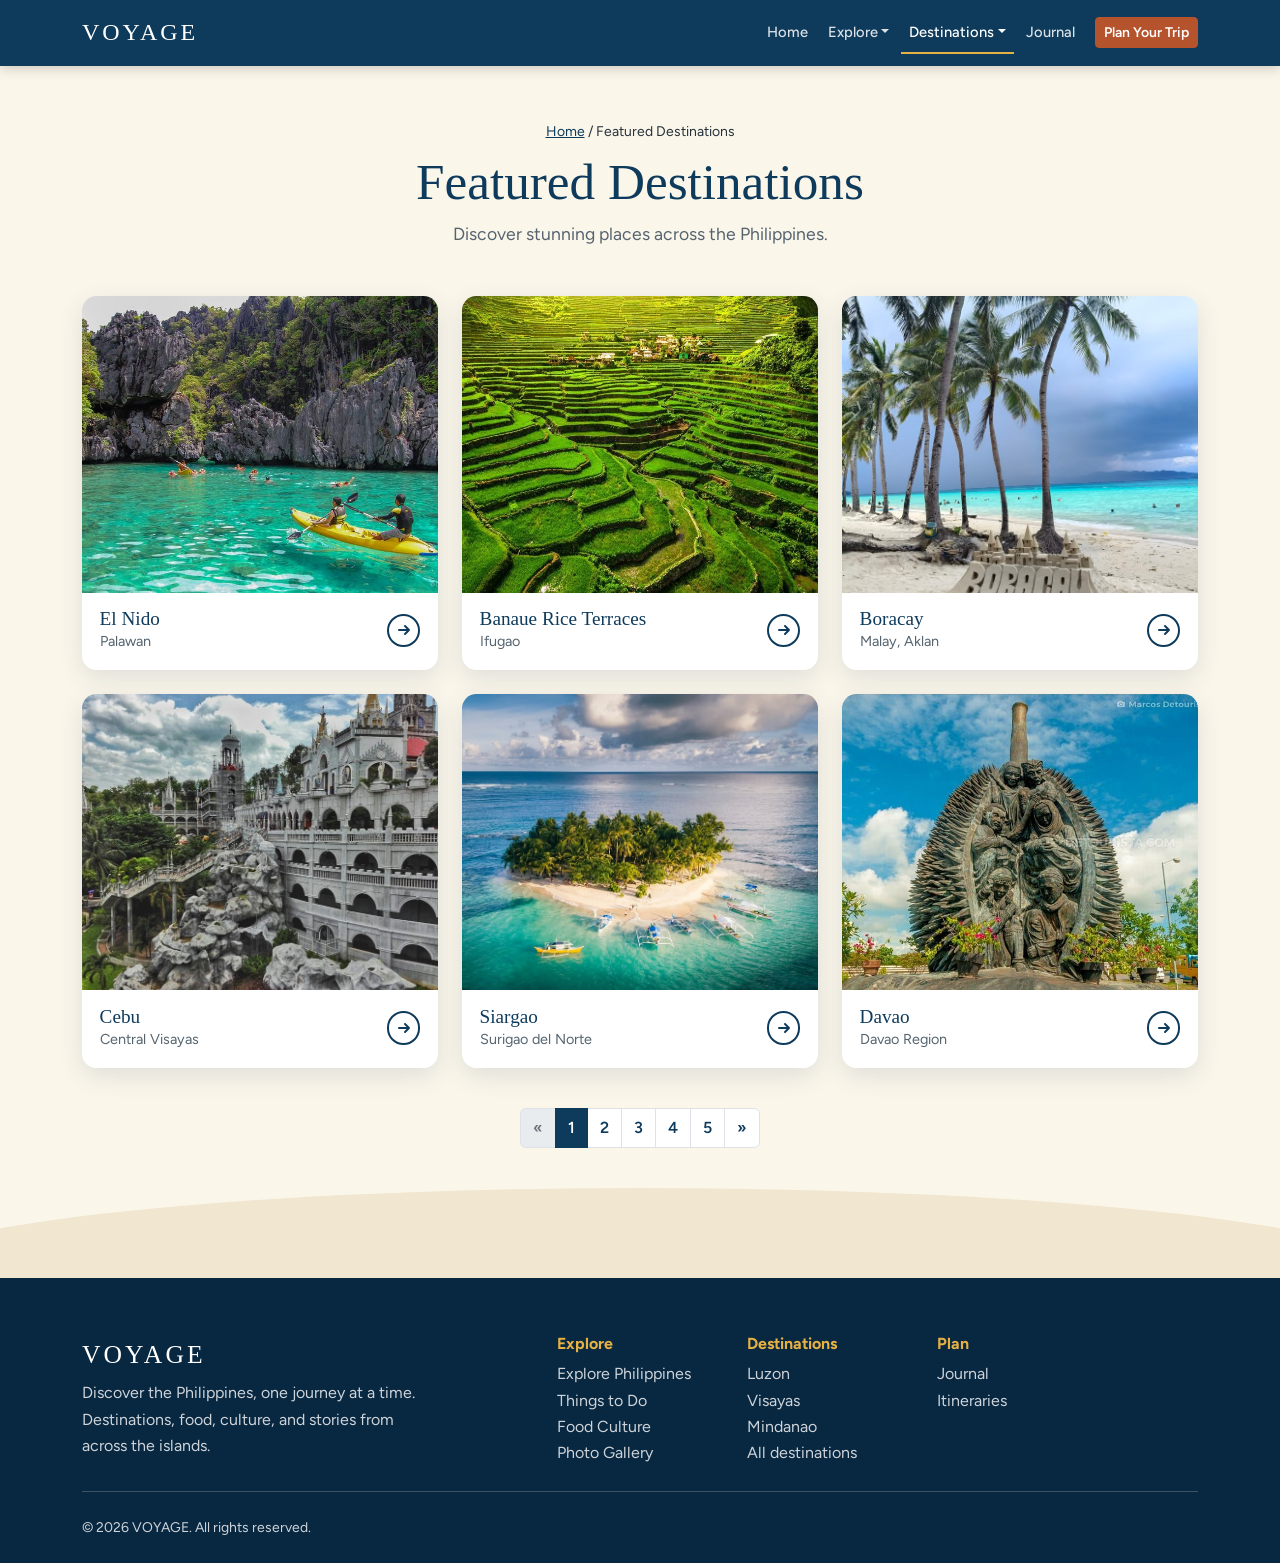
<file: destination.html>
<!doctype html>
<html lang="en">
  <head>
    <meta charset="UTF-8" />
    <meta name="viewport" content="width=device-width, initial-scale=1.0" />
    <meta
      name="description"
      content="Browse beaches, mountains, heritage towns, and surf spots across Luzon, Visayas, and Mindanao."
    />
    <title>VOYAGE | Destinations</title>

    <!-- Bootstrap -->
    <link
      href="https://cdn.jsdelivr.net/npm/bootstrap@5.3.3/dist/css/bootstrap.min.css"
      rel="stylesheet"
    />

    <!-- Fonts -->
    <link rel="preconnect" href="https://fonts.googleapis.com" />
    <link rel="preconnect" href="https://fonts.gstatic.com" crossorigin />
    <link
      href="https://fonts.googleapis.com/css2?family=Caveat:wght@500;700&family=Figtree:wght@400;500;600;700&family=Fraunces:opsz,wght@9..144,600;9..144,700&display=swap"
      rel="stylesheet"
    />

    <!-- Custom CSS -->
    <link href="style.css" rel="stylesheet" />
  </head>
  <body>
    <nav
      class="navbar navbar-expand-lg navbar-voyage fixed-top"
      aria-label="Main navigation"
    >
      <div class="container">
        <a class="navbar-brand" href="index.html">VOYAGE</a>
        <button
          class="navbar-toggler"
          type="button"
          data-bs-toggle="offcanvas"
          data-bs-target="#mainMenu"
          aria-controls="mainMenu"
          aria-label="Open menu"
        >
          <span class="navbar-toggler-icon"></span>
        </button>

        <div
          class="offcanvas offcanvas-end offcanvas-voyage"
          tabindex="-1"
          id="mainMenu"
          aria-labelledby="mainMenuLabel"
        >
          <div class="offcanvas-header">
            <h5 class="offcanvas-title" id="mainMenuLabel">VOYAGE</h5>
            <button
              type="button"
              class="btn-close btn-close-white"
              data-bs-dismiss="offcanvas"
              aria-label="Close menu"
            ></button>
          </div>
          <div class="offcanvas-body">
            <ul class="navbar-nav ms-lg-auto align-items-lg-center gap-lg-1">
              <li class="nav-item">
                <a class="nav-link" href="index.html">Home</a>
              </li>
              <li class="nav-item dropdown">
                <a
                  class="nav-link dropdown-toggle"
                  href="explore.html"
                  role="button"
                  data-bs-toggle="dropdown"
                  aria-expanded="false"
                  >Explore</a
                >
                <ul class="dropdown-menu dropdown-menu-voyage">
                  <li>
                    <a class="dropdown-item" href="explore.html"
                      >Explore Philippines</a
                    >
                  </li>
                  <li>
                    <a class="dropdown-item" href="things-to-do.html"
                      >Things to Do</a
                    >
                  </li>
                  <li>
                    <a class="dropdown-item" href="itineraries.html"
                      >Itineraries</a
                    >
                  </li>
                  <li>
                    <a class="dropdown-item" href="food-culture.html"
                      >Food &amp; Culture</a
                    >
                  </li>
                  <li>
                    <a class="dropdown-item" href="gallery.html"
                      >Photo Gallery</a
                    >
                  </li>
                </ul>
              </li>
              <li class="nav-item dropdown">
                <a
                  class="nav-link dropdown-toggle active"
                  href="destination.html"
                  role="button"
                  data-bs-toggle="dropdown"
                  aria-expanded="false"
                  aria-current="page"
                  >Destinations</a
                >
                <ul class="dropdown-menu dropdown-menu-voyage">
                  <li><a class="dropdown-item" href="luzon.html">Luzon</a></li>
                  <li>
                    <a class="dropdown-item" href="visayas.html">Visayas</a>
                  </li>
                  <li>
                    <a class="dropdown-item" href="mindanao.html">Mindanao</a>
                  </li>
                  <li><hr class="dropdown-divider" /></li>
                  <li>
                    <a class="dropdown-item" href="destination.html"
                      >All destinations</a
                    >
                  </li>
                </ul>
              </li>
              <li class="nav-item">
                <a class="nav-link" href="journal.html">Journal</a>
              </li>
              <li class="nav-item ms-lg-2 mt-2 mt-lg-0">
                <a class="btn btn-terracotta btn-sm" href="itineraries.html"
                  >Plan Your Trip</a
                >
              </li>
            </ul>
          </div>
        </div>
      </div>
    </nav>

    <main>
      <header class="dest-header">
        <svg class="leaf leaf-tl" aria-hidden="true" focusable="false">
          <use href="#frond" />
        </svg>
        <svg class="leaf leaf-tr" aria-hidden="true" focusable="false">
          <use href="#frond" />
        </svg>
        <div class="container">
          <div class="small mb-2">
            <a class="link-bold" href="index.html">Home</a> / Featured
            Destinations
          </div>
          <h1>Featured Destinations</h1>
          <p class="dest-sub" id="sub">
            Discover stunning places across the Philippines.
          </p>
        </div>
      </header>

      <section class="section pt-3 pb-4" aria-labelledby="listHeading">
        <div class="container">
          <h2 id="listHeading" class="visually-hidden">All destinations</h2>
          <div class="row g-4" id="grid"></div>
          <nav aria-label="Destination pages" id="pagerNav">
            <ul
              class="pagination pagination-voyage justify-content-center"
              id="pager"
            ></ul>
          </nav>
        </div>
      </section>

      <div class="dest-shore" aria-hidden="true">
        <svg class="leaf leaf-br" focusable="false"><use href="#frond" /></svg>
      </div>
    </main>

    <!-- ========== FOOTER ========== -->
    <footer class="footer">
      <div class="container">
        <div class="row g-4">
          <div class="col-lg-4">
            <p class="footer-brand">VOYAGE</p>
            <p class="mb-0">
              Discover the Philippines, one journey at a time. Destinations,
              food, culture, and stories from across the islands.
            </p>
          </div>
          <div class="col-6 col-lg-2 offset-lg-1">
            <h2 class="footer-head">Explore</h2>
            <ul class="list-unstyled mb-0">
              <li><a href="explore.html">Explore Philippines</a></li>
              <li><a href="things-to-do.html">Things to Do</a></li>
              <li><a href="food-culture.html">Food Culture</a></li>
              <li><a href="gallery.html">Photo Gallery</a></li>
            </ul>
          </div>
          <div class="col-6 col-lg-2">
            <h2 class="footer-head">Destinations</h2>
            <ul class="list-unstyled mb-0">
              <li><a href="luzon.html">Luzon</a></li>
              <li><a href="visayas.html">Visayas</a></li>
              <li><a href="mindanao.html">Mindanao</a></li>
              <li><a href="destination.html">All destinations</a></li>
            </ul>
          </div>
          <div class="col-6 col-lg-2">
            <h2 class="footer-head">Plan</h2>
            <ul class="list-unstyled mb-0">
              <li><a href="journal.html">Journal</a></li>
              <li><a href="itineraries.html">Itineraries</a></li>
            </ul>
          </div>
        </div>
        <hr class="my-4" />
        <p class="small mb-0">&copy; 2026 VOYAGE. All rights reserved.</p>
      </div>
    </footer>

    <!-- Bootstrap JS (navbar offcanvas, dropdowns, modal, accordion, alert) -->
    <script src="https://cdn.jsdelivr.net/npm/bootstrap@5.3.3/dist/js/bootstrap.bundle.min.js"></script>

    <script>
      (() => {
        const PER_PAGE = 6;
        const ISLAND = {
          luzon: ["Luzon", "luzon.html"],
          visayas: ["Visayas", "visayas.html"],
          mindanao: ["Mindanao", "mindanao.html"],
        };

        // ------------------------------------------------------------------
        // IMAGES
        // IMG_DIR is the folder (relative to this page) that holds the photos.
        // Use "" if they sit next to destination.html, or e.g. "images/".
        // Each destination below has a `file:` with its exact file name.
        // ------------------------------------------------------------------
        const IMG_DIR = "img/";
        const photo = (d) => IMG_DIR + encodeURIComponent(d.file);

        // Page 1 shows these six, in this order. The rest keep their listed order.
        const FIRST = [
          "El Nido",
          "Banaue Rice Terraces",
          "Boracay",
          "Cebu",
          "Siargao",
          "Davao",
        ];
        const DEST = [
          {
            n: "Boracay",
            loc: "Malay, Aklan",
            r: "visayas",
            file: "destination3_Boracay.jpg",
          },
          {
            n: "Banaue Rice Terraces",
            loc: "Ifugao",
            r: "luzon",
            file: "destination2_Banaue Rice Terraces.jpg",
          },
          {
            n: "Siargao",
            loc: "Surigao del Norte",
            r: "mindanao",
            file: "destination5_Siargao.jpg",
          },
          {
            n: "Vigan",
            loc: "Ilocos Sur",
            r: "luzon",
            file: "destination7_Vigan City.jpg",
          },
          {
            n: "Bohol",
            loc: "Central Visayas",
            r: "visayas",
            file: "destination8_Bohol.jpg",
          },
          {
            n: "Camiguin",
            loc: "Northern Mindanao",
            r: "mindanao",
            file: "destination9_Camiguin.jpg",
          },
          {
            n: "La Union",
            loc: "Ilocos Region",
            r: "luzon",
            file: "destination10_La union.jpg",
          },
          {
            n: "Cebu",
            loc: "Central Visayas",
            r: "visayas",
            file: "destination4_Simala Church, Cebu.jpg",
          },
          {
            n: "Davao",
            loc: "Davao Region",
            r: "mindanao",
            file: "destination6_Davao.jpg",
          },
          {
            n: "Sagada",
            loc: "Mountain Province",
            r: "luzon",
            file: "destination11_Sagada Mt_ Province, Philippines.jpg",
          },
          {
            n: "Siquijor",
            loc: "Central Visayas",
            r: "visayas",
            file: "destination12_Siquijor.jpg",
          },
          {
            n: "Mount Apo",
            loc: "Davao del Sur and Cotabato",
            r: "mindanao",
            file: "destination13_Mt Apo.jpg",
          },
          {
            n: "Hulugan Falls",
            loc: "Luisiana, Laguna",
            r: "luzon",
            file: "destination14_Hulugan Falls.jpg",
          },
          {
            n: "Intramuros",
            loc: "Manila",
            r: "luzon",
            file: "destination15_Intramuros.jpg",
          },
          {
            n: "Kayangan Lake",
            loc: "Coron, Palawan",
            r: "luzon",
            file: "destination16_Kayangan Lake.jpg",
          },
          {
            n: "Malapascua",
            loc: "Daanbantayan, Cebu",
            r: "visayas",
            file: "destination17_Malapascua Island.jpg",
          },
          {
            n: "Baler",
            loc: "Aurora",
            r: "luzon",
            file: "destination18_Baler.jpg",
          },
          {
            n: "Lake Sebu",
            loc: "South Cotabato",
            r: "mindanao",
            file: "destination19_Lake Sebu.jpg",
          },
          {
            n: "Taal Volcano",
            loc: "Batangas",
            r: "luzon",
            file: "destination20_Taal Volcano.jpg",
          },
          {
            n: "Dumaguete",
            loc: "Negros Oriental",
            r: "visayas",
            file: "destination21_Dumaguete Cathedral Belfry.jpg",
          },
          {
            n: "Samal Island",
            loc: "Davao del Norte",
            r: "mindanao",
            file: "destination23_Samal Island.jpg",
          },
          {
            n: "Mayon Volcano",
            loc: "Albay",
            r: "luzon",
            file: "destination22_Mayon Volcano.jpg",
          },
          {
            n: "Bantayan Island",
            loc: "Cebu",
            r: "visayas",
            file: "destination24_Bantayan Island.jpg",
          },
          {
            n: "Bucas Grande",
            loc: "Socorro, Surigao del Norte",
            r: "mindanao",
            file: "destination25_Bucas Grande, Surigao del Norte.jpg",
          },
          {
            n: "Batanes",
            loc: "Northern Luzon",
            r: "luzon",
            file: "destination26_Batanes.jpg",
          },
          {
            n: "Iloilo",
            loc: "Western Visayas",
            r: "visayas",
            file: "destination27_Iloilo City.jpg",
          },
          {
            n: "Cagayan de Oro",
            loc: "Misamis Oriental",
            r: "mindanao",
            file: "destination28_Cagayan de Oro.jpg",
          },
          {
            n: "El Nido",
            loc: "Palawan",
            r: "luzon",
            file: "destination1_El Nido.jpg",
          },
          {
            n: "Camotes Islands",
            loc: "Cebu",
            r: "visayas",
            file: "destination29_Camotes Island.jpg",
          },
          {
            n: "Zamboanga City",
            loc: "Zamboanga Peninsula",
            r: "mindanao",
            file: "destination30_Zamboanga.jpg",
          },
        ]
          .sort(
            (a, b) =>
              (FIRST.includes(a.n) ? FIRST.indexOf(a.n) : 99) -
              (FIRST.includes(b.n) ? FIRST.indexOf(b.n) : 99),
          )
          .map((d, i) => ({ ...d, i }));

        const $ = (id) => document.getElementById(id);
        const grid = $("grid"),
          pager = $("pager"),
          sub = $("sub");

        // Links from explore.html arrive as destination.html?q=Siargao
        const term = (
          new URLSearchParams(location.search).get("q") || ""
        ).trim();
        const match = DEST.filter((d) =>
          `${d.n} ${d.loc} ${ISLAND[d.r][0]}`
            .toLowerCase()
            .includes(term.toLowerCase()),
        );
        const list = term && match.length ? match : DEST;
        if (term) {
          sub.textContent = match.length
            ? `Results for \u201c${term}\u201d. `
            : `No match for \u201c${term}\u201d, so here is everything. `;
          if (match.length) {
            const all = document.createElement("a");
            all.href = "destination.html";
            all.textContent = "Show all";
            sub.append(all);
          }
        }

        const card = (d) => `
          <div class="col-12 col-sm-6 col-lg-4">
            <article class="dest-tile">
              <div class="dest-photo-wrap">
                <div class="dest-photo" style="background-image:url('${photo(d)}');background-size:cover;background-position:center" role="img" aria-label="${d.n}, ${d.loc}"></div>
              </div>
              <div class="dest-caption">
                <div>
                  <h3 class="dest-name">${d.n}</h3>
                  <p class="dest-loc">${d.loc}</p>
                </div>
                <a class="dest-go stretched-link" href="${ISLAND[d.r][1]}" aria-label="${d.n}: more on ${ISLAND[d.r][0]}">
                  <svg width="16" height="16" viewBox="0 0 16 16" fill="none" stroke="currentColor" stroke-width="2" stroke-linecap="round" stroke-linejoin="round" aria-hidden="true"><path d="M3 8h10M9 4l4 4-4 4" /></svg>
                </a>
              </div>
            </article>
          </div>`;

        const item = (label, p, o = {}) => `
          <li class="page-item${o.active ? " active" : ""}${o.disabled ? " disabled" : ""}">
            <a class="page-link" href="#grid" data-page="${p}"
              ${o.aria ? `aria-label="${o.aria}"` : ""}
              ${o.active ? 'aria-current="page"' : ""}
              ${o.disabled ? 'tabindex="-1" aria-disabled="true"' : ""}>${label}</a>
          </li>`;

        let page = 1;
        function render() {
          const pages = Math.ceil(list.length / PER_PAGE);
          const start = (page - 1) * PER_PAGE;
          grid.innerHTML = list
            .slice(start, start + PER_PAGE)
            .map(card)
            .join("");

          let html = item("&laquo;", page - 1, {
            disabled: page === 1,
            aria: "Previous page",
          });
          for (let n = 1; n <= pages; n++)
            html += item(n, n, { active: n === page, aria: `Page ${n}` });
          html += item("&raquo;", page + 1, {
            disabled: page === pages,
            aria: "Next page",
          });
          pager.innerHTML = html;
          $("pagerNav").hidden = pages <= 1;
        }

        pager.addEventListener("click", (e) => {
          const a = e.target.closest("[data-page]");
          if (!a) return;
          e.preventDefault();
          if (a.parentElement.classList.contains("disabled")) return;
          page = +a.dataset.page;
          render();
          grid.scrollIntoView();
        });

        render();
      })();
    </script>
  </body>
</html>
</file>
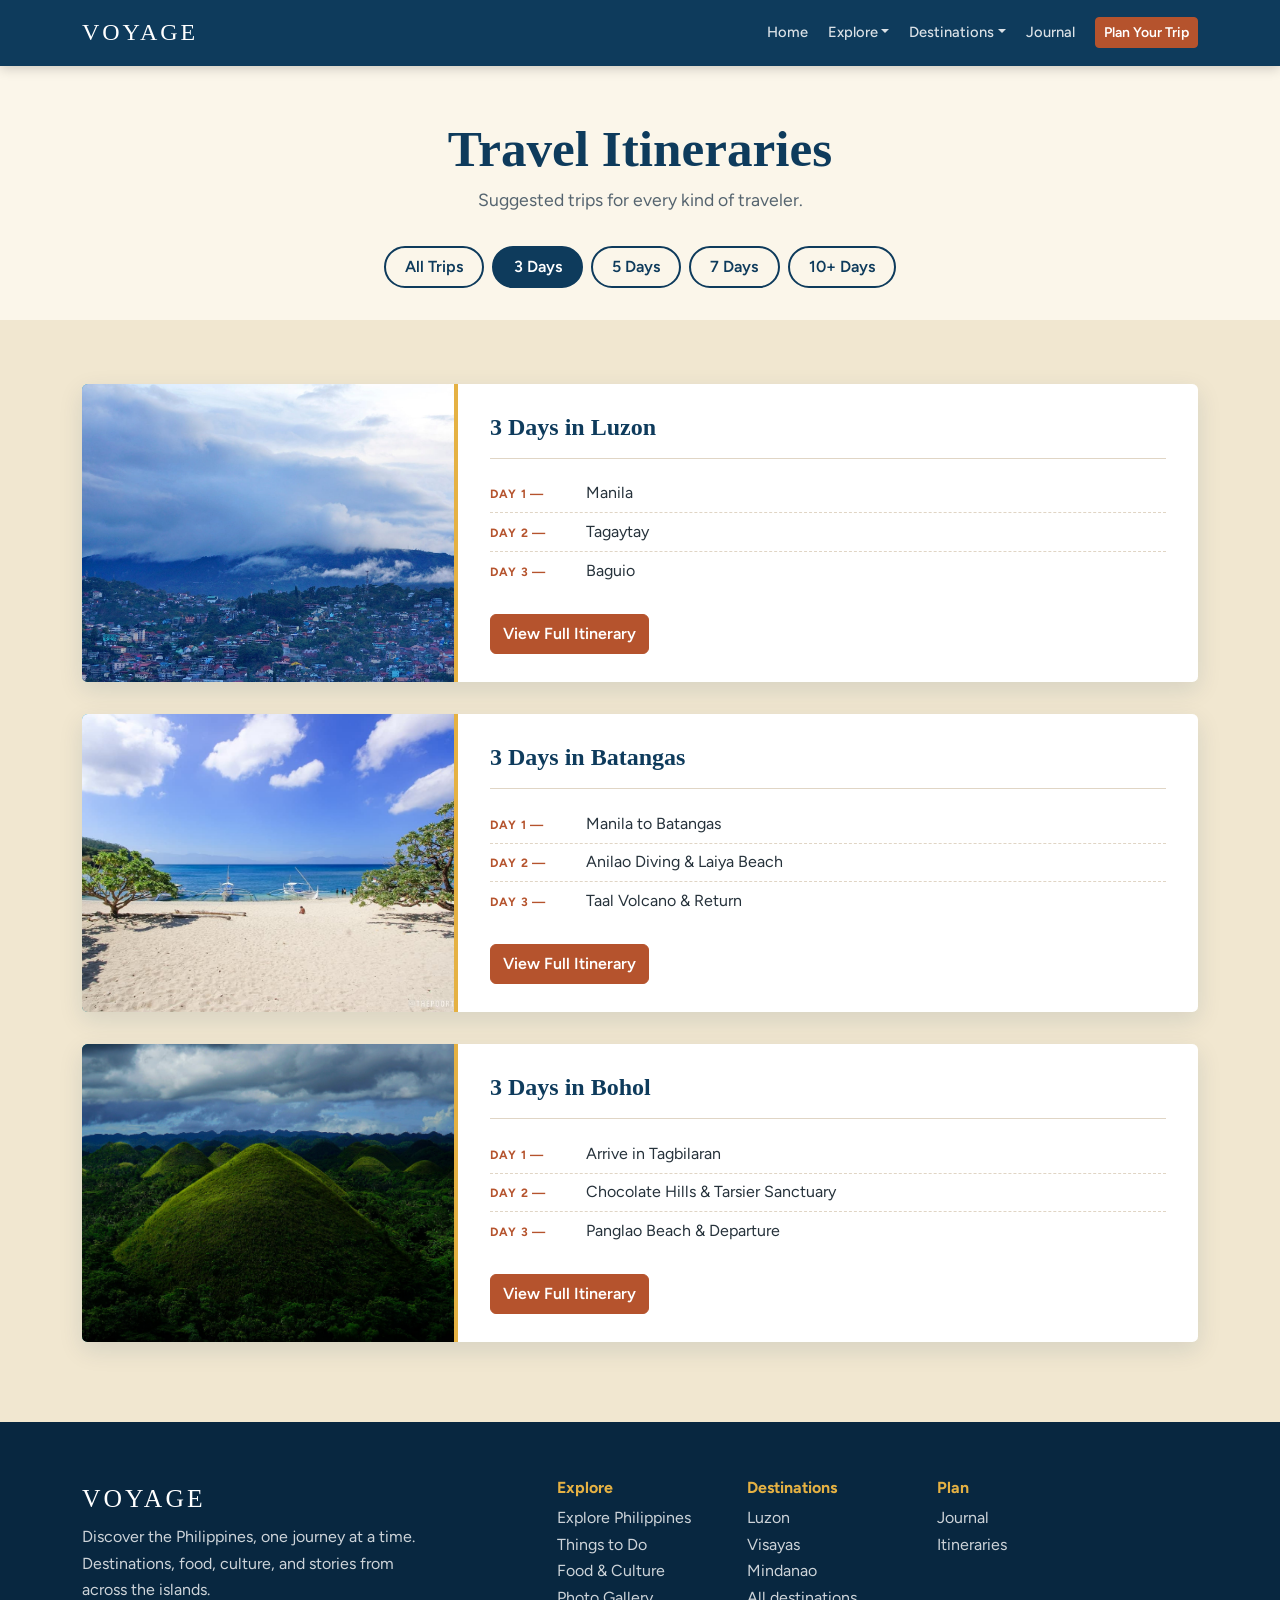
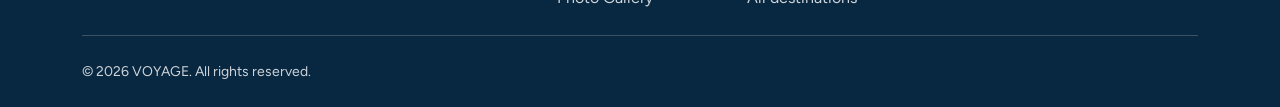
<file: itineraries.html>
<!doctype html>
<html lang="en">
  <head>
    <meta charset="UTF-8" />
    <meta name="viewport" content="width=device-width, initial-scale=1.0" />
    <meta 
      name="description" 
      content="Suggested day-by-day travel plans across Luzon, Visayas, and Mindanao. Plan your perfect Philippine trip with VOYAGE."
    />

    <title>VOYAGE | Itineraries</title>

    <!-- Bootstrap -->
    <link
      href="https://cdn.jsdelivr.net/npm/bootstrap@5.3.3/dist/css/bootstrap.min.css"
      rel="stylesheet"
    />

    <!-- Bootstrap Icons -->
    <link 
      href="https://cdn.jsdelivr.net/npm/bootstrap-icons@1.11.3/font/bootstrap-icons.css" 
      rel="stylesheet"
    />
    
    <!-- Fonts -->
    <link rel="preconnect" href="https://fonts.googleapis.com" />
    <link rel="preconnect" href="https://fonts.gstatic.com" crossorigin />
    <link
      href="https://fonts.googleapis.com/css2?family=Caveat:wght@500;700&family=Figtree:wght@400;500;600;700&family=Fraunces:opsz,wght@9..144,600;9..144,700&display=swap"
      rel="stylesheet"
    />
   
    <!-- Custom CSS -->
    <link href="style.css" rel="stylesheet">

</head>
<body class="parchment-bg">

   <!-- ========== NAVBAR ========== -->
    <nav
      class="navbar navbar-expand-lg navbar-voyage fixed-top"
      aria-label="Main navigation"
    >
      <div class="container">
        <a class="navbar-brand" href="index.html">VOYAGE</a>
        <button
          class="navbar-toggler"
          type="button"
          data-bs-toggle="offcanvas"
          data-bs-target="#mainMenu"
          aria-controls="mainMenu"
          aria-label="Open menu"
        >
          <span class="navbar-toggler-icon"></span>
        </button>

        <div
          class="offcanvas offcanvas-end offcanvas-voyage"
          tabindex="-1"
          id="mainMenu"
          aria-labelledby="mainMenuLabel"
        >
          <div class="offcanvas-header">
            <h5 class="offcanvas-title" id="mainMenuLabel">VOYAGE</h5>
            <button
              type="button"
              class="btn-close btn-close-white"
              data-bs-dismiss="offcanvas"
              aria-label="Close menu"
            ></button>
          </div>
          <div class="offcanvas-body">
            <ul class="navbar-nav ms-lg-auto align-items-lg-center gap-lg-1">
              <li class="nav-item">
                <a class="nav-link" href="index.html" aria-current="page"
                  >Home</a
                >
              </li>
              <li class="nav-item dropdown">
                <a
                  class="nav-link dropdown-toggle ac"
                  href="explore.html"
                  role="button"
                  data-bs-toggle="dropdown"
                  aria-expanded="false"
                  >Explore</a
                >
                <ul class="dropdown-menu dropdown-menu-voyage">
                  <li>
                    <a class="dropdown-item" href="explore.html"
                      >Explore Philippines</a
                    >
                  </li>
                  <li>
                    <a class="dropdown-item" href="things-to-do.html"
                      >Things to Do</a
                    >
                  </li>
                  <li>
                    <a class="dropdown-item" href="itineraries.html"
                      >Itineraries</a
                    >
                  </li>
                  <li>
                    <a class="dropdown-item" href="food-culture.html"
                      >Food & Culture</a
                    >
                  </li>
                  <li>
                    <a class="dropdown-item" href="gallery.html"
                      >Photo Gallery</a
                    >
                  </li>
                </ul>
              </li>
              <li class="nav-item dropdown">
                <a
                  class="nav-link dropdown-toggle"
                  href="destination.html"
                  role="button"
                  data-bs-toggle="dropdown"
                  aria-expanded="false"
                  >Destinations</a
                >
                <ul class="dropdown-menu dropdown-menu-voyage">
                  <li><a class="dropdown-item" href="luzon.html">Luzon</a></li>
                  <li>
                    <a class="dropdown-item" href="visayas.html">Visayas</a>
                  </li>
                  <li>
                    <a class="dropdown-item" href="mindanao.html">Mindanao</a>
                  </li>
                  <li><hr class="dropdown-divider" /></li>
                  <li>
                    <a class="dropdown-item" href="destination.html"
                      >All destinations</a
                    >
                  </li>
                </ul>
              </li>
              <li class="nav-item">
                <a class="nav-link" href="journal.html">Journal</a>
              </li>
              <li class="nav-item ms-lg-2 mt-2 mt-lg-0">
                <a class="btn btn-terracotta btn-sm" href="itineraries.html"
                  >Plan Your Trip</a
                >
              </li>
            </ul>
          </div>
        </div>
      </div>
    </nav>


    <!-- ========================
         HERO
         ======================== -->
    <section class="itin-hero">
        <div class="container position-relative" style="z-index:1;">
            <h1 class="itin-hero-title">Travel Itineraries</h1>
            <p class="itin-hero-subtitle">Suggested trips for every kind of traveler.</p>
        </div>
    </section>


    <!-- ========================
         DURATION FILTER PILLS
         ======================== -->
    <section class="filter-section">
        <div class="container">

            <!-- Bootstrap Tab Pills — no custom JS needed -->
            <ul class="nav gap-2 flex-wrap" id="durationTabs" role="tablist">
                <li class="nav-item" role="presentation">
                    <button class="duration-pill nav-link" id="tab-all"
                            data-bs-toggle="pill" data-bs-target="#pane-all"
                            type="button" role="tab">
                        All Trips
                    </button>
                </li>
                <li class="nav-item" role="presentation">
                    <button class="duration-pill nav-link active" id="tab-3"
                            data-bs-toggle="pill" data-bs-target="#pane-3"
                            type="button" role="tab">
                        3 Days
                    </button>
                </li>
                <li class="nav-item" role="presentation">
                    <button class="duration-pill nav-link" id="tab-5"
                            data-bs-toggle="pill" data-bs-target="#pane-5"
                            type="button" role="tab">
                        5 Days
                    </button>
                </li>
                <li class="nav-item" role="presentation">
                    <button class="duration-pill nav-link" id="tab-7"
                            data-bs-toggle="pill" data-bs-target="#pane-7"
                            type="button" role="tab">
                        7 Days
                    </button>
                </li>
                <li class="nav-item" role="presentation">
                    <button class="duration-pill nav-link" id="tab-10"
                            data-bs-toggle="pill" data-bs-target="#pane-10"
                            type="button" role="tab">
                        10+ Days
                    </button>
                </li>
            </ul>

        </div>
    </section>


    <!-- ========================
         ITINERARY CARDS (Tab Content)
         ======================== -->
    <section class="itin-content">
        <div class="container position-relative" style="z-index:1;">

            <div class="tab-content" id="durationTabsContent">

                <!-- ===========================
                     ALL TRIPS
                     =========================== -->
                <div class="tab-pane fade" id="pane-all" role="tabpanel">

                    <!-- Luzon 3-Day -->
                    <div class="itin-card-row">
                        <div class="row g-0">
                            <div class="col-md-4 itin-photo-col">
                                
                                <img src="img/baguio.jpg" alt="3 Days in Luzon" class="itin-photo">
                            </div>
                            <div class="col-md-8 itin-details-col">
                                <h3 class="itin-card-title">3 Days in Luzon</h3>
                                <hr class="itin-card-divider">
                                <ul class="itin-day-list">
                                    <li><span class="day-label">Day 1 —</span> Manila</li>
                                    <li><span class="day-label">Day 2 —</span> Tagaytay</li>
                                    <li><span class="day-label">Day 3 —</span> Baguio</li>
                                </ul>
                                <a href="journal-entry.html" class="btn-view-itin">View Full Itinerary</a>
                            </div>
                        </div>
                    </div>

                    <!-- Visayas 5-Day -->
                    <div class="itin-card-row">
                        <div class="row g-0">
                            <div class="col-md-4 itin-photo-col">
                                <img src="img/cebu.jpg" alt="5 Days in Visayas" class="itin-photo">
                            </div>
                            <div class="col-md-8 itin-details-col">
                                <h3 class="itin-card-title">5 Days in Visayas</h3>
                                <hr class="itin-card-divider">
                                <ul class="itin-day-list">
                                    <li><span class="day-label">Day 1 —</span> Cebu City</li>
                                    <li><span class="day-label">Day 2 —</span> Oslob &amp; Kawasan Falls</li>
                                    <li><span class="day-label">Day 3 —</span> Bohol — Chocolate Hills</li>
                                    <li><span class="day-label">Day 4 —</span> Panglao Island</li>
                                    <li><span class="day-label">Day 5 —</span> Return to Cebu</li>
                                </ul>
                                <a href="journal-entry.html" class="btn-view-itin">View Full Itinerary</a>
                            </div>
                        </div>
                    </div>

                    <!-- Mindanao 5-Day -->
                    <div class="itin-card-row">
                        <div class="row g-0">
                            <div class="col-md-4 itin-photo-col">
                                <img src="img/siargao.jpg" alt="5 Days in Mindanao" class="itin-photo">
                            </div>
                            <div class="col-md-8 itin-details-col">
                                <h3 class="itin-card-title">5 Days in Mindanao</h3>
                                <hr class="itin-card-divider">
                                <ul class="itin-day-list">
                                    <li><span class="day-label">Day 1 —</span> Arrive in Siargao</li>
                                    <li><span class="day-label">Day 2 —</span> Cloud 9 Surfing</li>
                                    <li><span class="day-label">Day 3 —</span> Island Hopping</li>
                                    <li><span class="day-label">Day 4 —</span> Sohoton Cove</li>
                                    <li><span class="day-label">Day 5 —</span> Departure</li>
                                </ul>
                                <a href="journal-entry.html" class="btn-view-itin">View Full Itinerary</a>
                            </div>
                        </div>
                    </div>

                    <!-- 7-Day Philippines -->
                    <div class="itin-card-row">
                        <div class="row g-0">
                            <div class="col-md-4 itin-photo-col">
                                <img src="img/ph-highlights.jpg" alt="7 Days in the Philippines" class="itin-photo">
                            </div>
                            <div class="col-md-8 itin-details-col">
                                <h3 class="itin-card-title">7 Days in the Philippines</h3>
                                <hr class="itin-card-divider">
                                <ul class="itin-day-list">
                                    <li><span class="day-label">Day 1–2 —</span> Manila &amp; Intramuros</li>
                                    <li><span class="day-label">Day 3–4 —</span> Baguio Highlands</li>
                                    <li><span class="day-label">Day 5 —</span> Fly to Cebu</li>
                                    <li><span class="day-label">Day 6 —</span> Bohol Day Trip</li>
                                    <li><span class="day-label">Day 7 —</span> Departure from Cebu</li>
                                </ul>
                                <a href="journal-entry.html" class="btn-view-itin">View Full Itinerary</a>
                            </div>
                        </div>
                    </div>

                </div><!-- /pane-all -->


                <!-- ===========================
                     3 DAYS
                     =========================== -->
                <div class="tab-pane fade show active" id="pane-3" role="tabpanel">

                    <!-- 3 Days in Luzon -->
                    <div class="itin-card-row">
                        <div class="row g-0">
                            <div class="col-md-4 itin-photo-col">
                               
                                <img src="img/baguio.jpg" alt="3 Days in Luzon" class="itin-photo">
                            </div>
                            <div class="col-md-8 itin-details-col">
                                <h3 class="itin-card-title">3 Days in Luzon</h3>
                                <hr class="itin-card-divider">
                                <ul class="itin-day-list">
                                    <li><span class="day-label">Day 1 —</span> Manila</li>
                                    <li><span class="day-label">Day 2 —</span> Tagaytay</li>
                                    <li><span class="day-label">Day 3 —</span> Baguio</li>
                                </ul>
                                <a href="journal-entry.html" class="btn-view-itin">View Full Itinerary</a>
                            </div>
                        </div>
                    </div>

                    <!-- 3 Days in Batangas -->
                    <div class="itin-card-row">
                        <div class="row g-0">
                            <div class="col-md-4 itin-photo-col">
                            
                                <img src="img/batangas.jpg" alt="3 Days in Batangas" class="itin-photo">
                            </div>
                            <div class="col-md-8 itin-details-col">
                                <h3 class="itin-card-title">3 Days in Batangas</h3>
                                <hr class="itin-card-divider">
                                <ul class="itin-day-list">
                                    <li><span class="day-label">Day 1 —</span> Manila to Batangas</li>
                                    <li><span class="day-label">Day 2 —</span> Anilao Diving &amp; Laiya Beach</li>
                                    <li><span class="day-label">Day 3 —</span> Taal Volcano &amp; Return</li>
                                </ul>
                                <a href="journal-entry.html" class="btn-view-itin">View Full Itinerary</a>
                            </div>
                        </div>
                    </div>

                    <!-- 3 Days in Bohol -->
                    <div class="itin-card-row">
                        <div class="row g-0">
                            <div class="col-md-4 itin-photo-col">
                            
                                <img src="img/bohol.jpg" alt="3 Days in Bohol" class="itin-photo">
                            </div>
                            <div class="col-md-8 itin-details-col">
                                <h3 class="itin-card-title">3 Days in Bohol</h3>
                                <hr class="itin-card-divider">
                                <ul class="itin-day-list">
                                    <li><span class="day-label">Day 1 —</span> Arrive in Tagbilaran</li>
                                    <li><span class="day-label">Day 2 —</span> Chocolate Hills &amp; Tarsier Sanctuary</li>
                                    <li><span class="day-label">Day 3 —</span> Panglao Beach &amp; Departure</li>
                                </ul>
                                <a href="journal-entry.html" class="btn-view-itin">View Full Itinerary</a>
                            </div>
                        </div>
                    </div>

                </div><!-- /pane-3 -->


                <!-- ===========================
                     5 DAYS
                     =========================== -->
                <div class="tab-pane fade" id="pane-5" role="tabpanel">

                    <!-- 5 Days in Visayas -->
                    <div class="itin-card-row">
                        <div class="row g-0">
                            <div class="col-md-4 itin-photo-col">
                                <img src="img/cebu.jpg" alt="5 Days in Visayas" class="itin-photo">
                            </div>
                            <div class="col-md-8 itin-details-col">
                                <h3 class="itin-card-title">5 Days in Visayas</h3>
                                <hr class="itin-card-divider">
                                <ul class="itin-day-list">
                                    <li><span class="day-label">Day 1 —</span> Cebu City</li>
                                    <li><span class="day-label">Day 2 —</span> Oslob &amp; Kawasan Falls</li>
                                    <li><span class="day-label">Day 3 —</span> Bohol — Chocolate Hills</li>
                                    <li><span class="day-label">Day 4 —</span> Panglao Island</li>
                                    <li><span class="day-label">Day 5 —</span> Return to Cebu</li>
                                </ul>
                                <a href="journal-entry.html" class="btn-view-itin">View Full Itinerary</a>
                            </div>
                        </div>
                    </div>

                    <!-- 5 Days in Mindanao -->
                    <div class="itin-card-row">
                        <div class="row g-0">
                            <div class="col-md-4 itin-photo-col">
                                <img src="img/siargao.jpg" alt="5 Days in Mindanao" class="itin-photo">
                            </div>
                            <div class="col-md-8 itin-details-col">
                                <h3 class="itin-card-title">5 Days in Mindanao</h3>
                                <hr class="itin-card-divider">
                                <ul class="itin-day-list">
                                    <li><span class="day-label">Day 1 —</span> Arrive in Siargao</li>
                                    <li><span class="day-label">Day 2 —</span> Cloud 9 Surfing</li>
                                    <li><span class="day-label">Day 3 —</span> Island Hopping</li>
                                    <li><span class="day-label">Day 4 —</span> Sohoton Cove</li>
                                    <li><span class="day-label">Day 5 —</span> Departure</li>
                                </ul>
                                <a href="journal-entry.html" class="btn-view-itin">View Full Itinerary</a>
                            </div>
                        </div>
                    </div>

                </div><!-- /pane-5 -->


                <!-- ===========================
                     7 DAYS
                     =========================== -->
                <div class="tab-pane fade" id="pane-7" role="tabpanel">

                    <!-- 7 Days Philippines -->
                    <div class="itin-card-row">
                        <div class="row g-0">
                            <div class="col-md-4 itin-photo-col">
                                <img src="img/ph-highlights.jpg" alt="7 Days in the Philippines" class="itin-photo">
                            </div>
                            <div class="col-md-8 itin-details-col">
                                <h3 class="itin-card-title">7 Days in the Philippines</h3>
                                <hr class="itin-card-divider">
                                <ul class="itin-day-list">
                                    <li><span class="day-label">Day 1–2 —</span> Manila &amp; Intramuros</li>
                                    <li><span class="day-label">Day 3–4 —</span> Baguio Highlands</li>
                                    <li><span class="day-label">Day 5 —</span> Fly to Cebu</li>
                                    <li><span class="day-label">Day 6 —</span> Bohol Day Trip</li>
                                    <li><span class="day-label">Day 7 —</span> Departure from Cebu</li>
                                </ul>
                                <a href="journal-entry.html" class="btn-view-itin">View Full Itinerary</a>
                            </div>
                        </div>
                    </div>

                    <!-- 7 Days Luzon Deep Dive -->
                    <div class="itin-card-row">
                        <div class="row g-0">
                            <div class="col-md-4 itin-photo-col">
                                <img src="img/sagada.jpg" alt="7 Days Luzon Deep Dive" class="itin-photo">
                            </div>
                            <div class="col-md-8 itin-details-col">
                                <h3 class="itin-card-title">7 Days — Luzon Deep Dive</h3>
                                <hr class="itin-card-divider">
                                <ul class="itin-day-list">
                                    <li><span class="day-label">Day 1 —</span> Manila</li>
                                    <li><span class="day-label">Day 2–3 —</span> Baguio</li>
                                    <li><span class="day-label">Day 4 —</span> Sagada</li>
                                    <li><span class="day-label">Day 5 —</span> Banaue Rice Terraces</li>
                                    <li><span class="day-label">Day 6 —</span> Vigan Heritage City</li>
                                    <li><span class="day-label">Day 7 —</span> Return to Manila</li>
                                </ul>
                                <a href="journal-entry.html" class="btn-view-itin">View Full Itinerary</a>
                            </div>
                        </div>
                    </div>

                </div><!-- /pane-7 -->


                <!-- ===========================
                     10+ DAYS
                     =========================== -->
                <div class="tab-pane fade" id="pane-10" role="tabpanel">

                    <!-- 10 Days Grand Tour -->
                    <div class="itin-card-row">
                        <div class="row g-0">
                            <div class="col-md-4 itin-photo-col">
                                <img src="img/ph-grand.jpg" alt="10 Days Philippine Grand Tour" class="itin-photo">
                            </div>
                            <div class="col-md-8 itin-details-col">
                                <h3 class="itin-card-title">10 Days — Philippine Grand Tour</h3>
                                <hr class="itin-card-divider">
                                <ul class="itin-day-list">
                                    <li><span class="day-label">Day 1–2 —</span> Manila &amp; Intramuros</li>
                                    <li><span class="day-label">Day 3–4 —</span> Baguio &amp; Sagada</li>
                                    <li><span class="day-label">Day 5 —</span> Fly to Cebu</li>
                                    <li><span class="day-label">Day 6–7 —</span> Cebu &amp; Bohol</li>
                                    <li><span class="day-label">Day 8–9 —</span> Siargao Island</li>
                                    <li><span class="day-label">Day 10 —</span> Return to Manila</li>
                                </ul>
                                <a href="journal-entry.html" class="btn-view-itin">View Full Itinerary</a>
                            </div>
                        </div>
                    </div>

                    <!-- 14 Days Ultimate Philippines -->
                    <div class="itin-card-row">
                        <div class="row g-0">
                            <div class="col-md-4 itin-photo-col">
                                <img src="img/ph-ultimate.jpg" alt="14 Days Ultimate Philippines" class="itin-photo">
                            </div>
                            <div class="col-md-8 itin-details-col">
                                <h3 class="itin-card-title">14 Days — Ultimate Philippines</h3>
                                <hr class="itin-card-divider">
                                <ul class="itin-day-list">
                                    <li><span class="day-label">Day 1–3 —</span> Manila, Vigan &amp; Ilocos</li>
                                    <li><span class="day-label">Day 4–5 —</span> Baguio &amp; Cordillera</li>
                                    <li><span class="day-label">Day 6–7 —</span> Palawan</li>
                                    <li><span class="day-label">Day 8–9 —</span> Boracay</li>
                                    <li><span class="day-label">Day 10–11 —</span> Cebu &amp; Bohol</li>
                                    <li><span class="day-label">Day 12–13 —</span> Siargao &amp; Camiguin</li>
                                    <li><span class="day-label">Day 14 —</span> Davao &amp; Departure</li>
                                </ul>
                                <a href="journal-entry.html" class="btn-view-itin">View Full Itinerary</a>
                            </div>
                        </div>
                    </div>

                </div><!-- /pane-10 -->

            </div><!-- /tab-content -->
        </div><!-- /container -->
    </section>


    <!-- ========== FOOTER ========== -->
    <footer class="footer">
      <div class="container">
        <div class="row g-4">
          <div class="col-lg-4">
            <p class="footer-brand">VOYAGE</p>
            <p class="mb-0">
              Discover the Philippines, one journey at a time. Destinations,
              food, culture, and stories from across the islands.
            </p>
          </div>
          <div class="col-6 col-lg-2 offset-lg-1">
            <h2 class="footer-head">Explore</h2>
            <ul class="list-unstyled mb-0">
              <li><a href="explore.html">Explore Philippines</a></li>
              <li><a href="things-to-do.html">Things to Do</a></li>
              <li><a href="food-culture.html">Food &amp; Culture</a></li>
              <li><a href="gallery.html">Photo Gallery</a></li>
            </ul>
          </div>
          <div class="col-6 col-lg-2">
            <h2 class="footer-head">Destinations</h2>
            <ul class="list-unstyled mb-0">
              <li><a href="luzon.html">Luzon</a></li>
              <li><a href="visayas.html">Visayas</a></li>
              <li><a href="mindanao.html">Mindanao</a></li>
              <li><a href="destination.html">All destinations</a></li>
            </ul>
          </div>
          <div class="col-6 col-lg-2">
            <h2 class="footer-head">Plan</h2>
            <ul class="list-unstyled mb-0">
              <li><a href="journal.html">Journal</a></li>
              <li><a href="itineraries.html">Itineraries</a></li>
            </ul>
          </div>
        </div>
        <hr class="my-4" />
        <p class="small mb-0">&copy; 2026 VOYAGE. All rights reserved.</p>
      </div>
    </footer>

    <!-- Bootstrap 5 JS Bundle -->
    <script src="https://cdn.jsdelivr.net/npm/bootstrap@5.3.3/dist/js/bootstrap.bundle.min.js"></script>
</body>
</html>
</file>
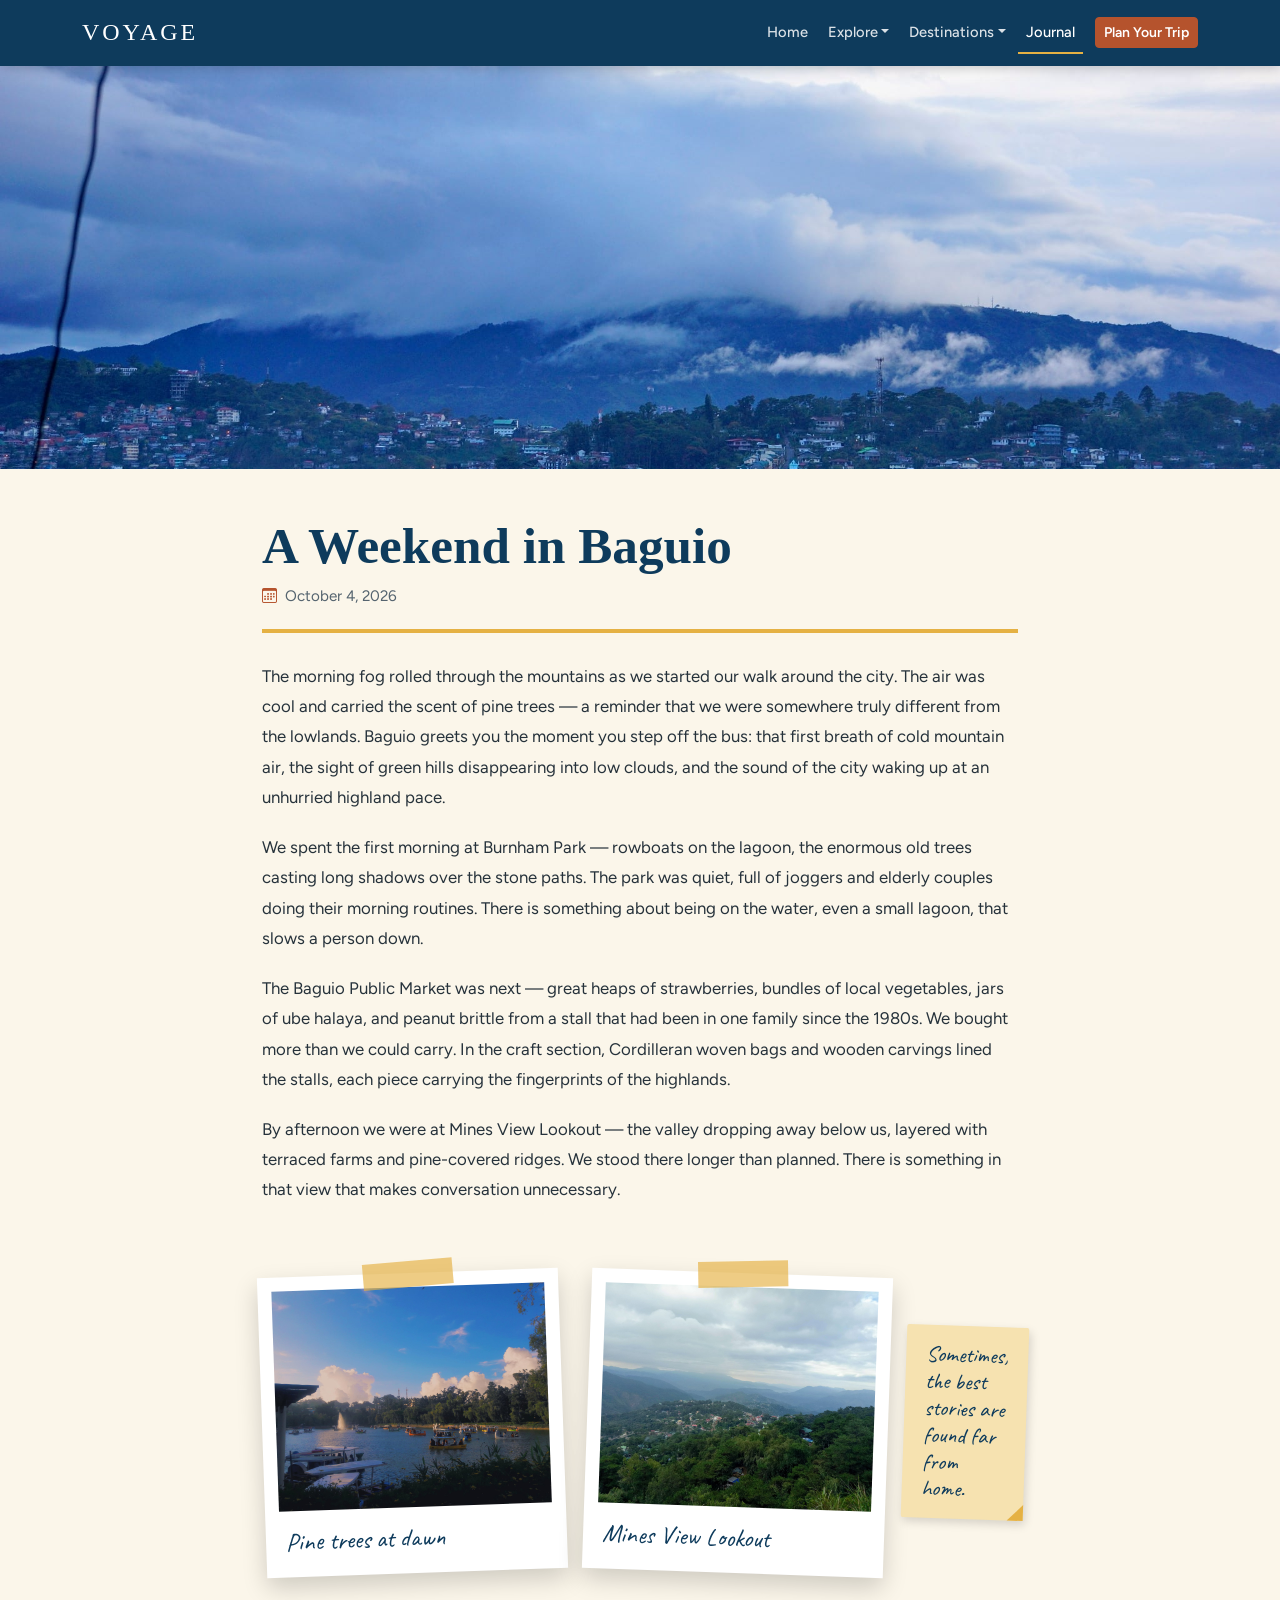
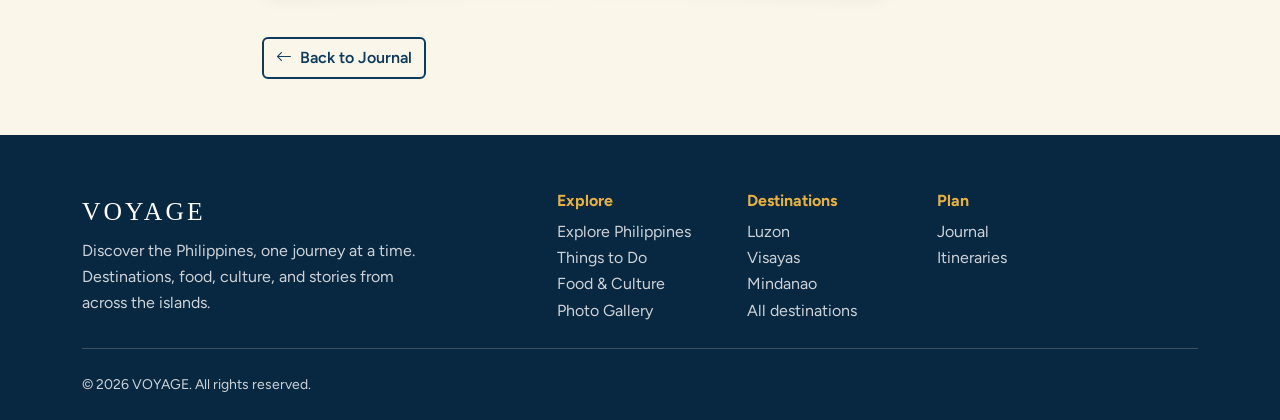
<file: journal-entry.html>
<!doctype html>
<html lang="en">
  <head>
    <meta charset="UTF-8" />
    <meta name="viewport" content="width=device-width, initial-scale=1.0" />
    <meta
      name="description"
      content="A travel diary entry from Baguio City — morning fog, pine trees, Burnham Park, and the highland charm of the City of Pines."
    />

    <title>VOYAGE | A Weekend in Baguio — Voyage Journal</title>
    
    <!-- Bootstrap -->
    <link
      href="https://cdn.jsdelivr.net/npm/bootstrap@5.3.3/dist/css/bootstrap.min.css"
      rel="stylesheet"
    />

    <!-- Bootstrap Icons -->
    <link
      href="https://cdn.jsdelivr.net/npm/bootstrap-icons@1.11.3/font/bootstrap-icons.css"
      rel="stylesheet"
    />

    <!-- Google Fonts -->
    <link rel="preconnect" href="https://fonts.googleapis.com" />
    <link rel="preconnect" href="https://fonts.gstatic.com" crossorigin />
    <link
      href="https://fonts.googleapis.com/css2?family=Caveat:wght@500;700&family=Figtree:wght@400;500;600;700&family=Fraunces:opsz,wght@9..144,600;9..144,700&family=Playfair+Display:ital,wght@0,400;0,600;0,700;1,400&family=Lato:wght@300;400;700&family=Merriweather:ital,wght@0,400;1,400&display=swap"
      rel="stylesheet"
    />

    <!-- Custom CSS -->
    <link href="style.css" rel="stylesheet">

  </head>
  <body class="parchment-bg">
    
    <!-- ========== NAVBAR ========== -->
    <nav
      class="navbar navbar-expand-lg navbar-voyage fixed-top"
      aria-label="Main navigation"
    >
      <div class="container">
        <a class="navbar-brand" href="index.html">VOYAGE</a>
        <button
          class="navbar-toggler"
          type="button"
          data-bs-toggle="offcanvas"
          data-bs-target="#mainMenu"
          aria-controls="mainMenu"
          aria-label="Open menu"
        >
          <span class="navbar-toggler-icon"></span>
        </button>

        <div
          class="offcanvas offcanvas-end offcanvas-voyage"
          tabindex="-1"
          id="mainMenu"
          aria-labelledby="mainMenuLabel"
        >
          <div class="offcanvas-header">
            <h5 class="offcanvas-title" id="mainMenuLabel">VOYAGE</h5>
            <button
              type="button"
              class="btn-close btn-close-white"
              data-bs-dismiss="offcanvas"
              aria-label="Close menu"
            ></button>
          </div>
          <div class="offcanvas-body">
            <ul class="navbar-nav ms-lg-auto align-items-lg-center gap-lg-1">
              <li class="nav-item">
                <a class="nav-link" href="index.html" aria-current="page"
                  >Home</a
                >
              </li>
              <li class="nav-item dropdown">
                <a
                  class="nav-link dropdown-toggle"
                  href="explore.html"
                  role="button"
                  data-bs-toggle="dropdown"
                  aria-expanded="false"
                  >Explore</a
                >
                <ul class="dropdown-menu dropdown-menu-voyage">
                  <li>
                    <a class="dropdown-item" href="explore.html"
                      >Explore Philippines</a
                    >
                  </li>
                  <li>
                    <a class="dropdown-item" href="things-to-do.html"
                      >Things to Do</a
                    >
                  </li>
                  <li>
                    <a class="dropdown-item" href="itineraries.html"
                      >Itineraries</a
                    >
                  </li>
                  <li>
                    <a class="dropdown-item" href="food-culture.html"
                      >Food & Culture</a
                    >
                  </li>
                  <li>
                    <a class="dropdown-item" href="gallery.html"
                      >Photo Gallery</a
                    >
                  </li>
                </ul>
              </li>
              <li class="nav-item dropdown">
                <a
                  class="nav-link dropdown-toggle"
                  href="destination.html"
                  role="button"
                  data-bs-toggle="dropdown"
                  aria-expanded="false"
                  >Destinations</a
                >
                <ul class="dropdown-menu dropdown-menu-voyage">
                  <li><a class="dropdown-item" href="luzon.html">Luzon</a></li>
                  <li>
                    <a class="dropdown-item" href="visayas.html">Visayas</a>
                  </li>
                  <li>
                    <a class="dropdown-item" href="mindanao.html">Mindanao</a>
                  </li>
                  <li><hr class="dropdown-divider" /></li>
                  <li>
                    <a class="dropdown-item" href="destination.html"
                      >All destinations</a
                    >
                  </li>
                </ul>
              </li>
              <li class="nav-item">
                <a class="nav-link active" href="journal.html">Journal</a>
              </li>
              <li class="nav-item ms-lg-2 mt-2 mt-lg-0">
                <a class="btn btn-terracotta btn-sm" href="itineraries.html"
                  >Plan Your Trip</a
                >
              </li>
            </ul>
          </div>
        </div>
      </div>
    </nav>

    <!-- ========================
         FULL-WIDTH HERO PHOTO
         ======================== -->
    
    <img
      src="img/baguio-featured.jpg"
      alt="A Weekend in Baguio — highland landscape"
      class="entry-hero-photo"
    />

    <!-- ========================
         ARTICLE BODY
         ======================== -->
    <section class="entry-article-section">
      <div class="container" style="max-width: 780px">
        <!-- Title + date -->
        <h1 class="entry-main-title">A Weekend in Baguio</h1>
        <div class="entry-date-line">
          <i class="bi bi-calendar3"></i>
          <span>October 4, 2026</span>
        </div>

        <hr class="scrap-divider" />

        <!-- Article text -->
        <div class="entry-body-text">
          <p>
            The morning fog rolled through the mountains as we started our walk
            around the city. The air was cool and carried the scent of pine
            trees — a reminder that we were somewhere truly different from the
            lowlands. Baguio greets you the moment you step off the bus: that
            first breath of cold mountain air, the sight of green hills
            disappearing into low clouds, and the sound of the city waking up at
            an unhurried highland pace.
          </p>
          <p>
            We spent the first morning at Burnham Park — rowboats on the lagoon,
            the enormous old trees casting long shadows over the stone paths.
            The park was quiet, full of joggers and elderly couples doing their
            morning routines. There is something about being on the water, even
            a small lagoon, that slows a person down.
          </p>
          <p>
            The Baguio Public Market was next — great heaps of strawberries,
            bundles of local vegetables, jars of ube halaya, and peanut brittle
            from a stall that had been in one family since the 1980s. We bought
            more than we could carry. In the craft section, Cordilleran woven
            bags and wooden carvings lined the stalls, each piece carrying the
            fingerprints of the highlands.
          </p>
          <p>
            By afternoon we were at Mines View Lookout — the valley dropping
            away below us, layered with terraced farms and pine-covered ridges.
            We stood there longer than planned. There is something in that view
            that makes conversation unnecessary.
          </p>
        </div>
      </div>
    </section>

    <!-- ========================
         POLAROID PHOTO PAIR + STICKY NOTE
         ======================== -->
    <section class="photo-pair-section">
      <div class="container" style="max-width: 780px">
        <div class="row align-items-center g-4">
          <!-- Photo 1 -->
          <div class="col-5">
            <div class="polaroid-frame tilt-left">
              
              <img
                src="img/baguio-burnham.jpg"
                alt="Pine trees at dawn — Burnham Park"
                class="polaroid-photo"
              />
              <div class="polaroid-label">Pine trees at dawn</div>
            </div>
          </div>

          <!-- Photo 2 -->
          <div class="col-5">
            <div class="polaroid-frame tilt-right">
              
              <img
                src="img/baguio-mines.jpg"
                alt="Mines View Lookout"
                class="polaroid-photo"
              />
              <div class="polaroid-label">Mines View Lookout</div>
            </div>
          </div>

          <!-- Sticky note quote -->
          <div class="col-2 d-flex justify-content-center">
            <div class="sticky-note-quote">
              Sometimes, the best stories are found far from home.
            </div>
          </div>
        </div>
      </div>
    </section>

    <!-- ========================
         BACK TO JOURNAL
         ======================== -->
    <section class="parchment-bg" style="padding: 1.5rem 0 3.5rem">
      <div class="container" style="max-width: 780px">
        <a href="journal.html" class="btn-back-journal">
          <i class="bi bi-arrow-left"></i> Back to Journal
        </a>
      </div>
    </section>

    <!-- ========== FOOTER ========== -->
    <footer class="footer">
      <div class="container">
        <div class="row g-4">
          <div class="col-lg-4">
            <p class="footer-brand">VOYAGE</p>
            <p class="mb-0">
              Discover the Philippines, one journey at a time. Destinations,
              food, culture, and stories from across the islands.
            </p>
          </div>
          <div class="col-6 col-lg-2 offset-lg-1">
            <h2 class="footer-head">Explore</h2>
            <ul class="list-unstyled mb-0">
              <li><a href="explore.html">Explore Philippines</a></li>
              <li><a href="things-to-do.html">Things to Do</a></li>
              <li><a href="food-culture.html">Food &amp; Culture</a></li>
              <li><a href="gallery.html">Photo Gallery</a></li>
            </ul>
          </div>
          <div class="col-6 col-lg-2">
            <h2 class="footer-head">Destinations</h2>
            <ul class="list-unstyled mb-0">
              <li><a href="luzon.html">Luzon</a></li>
              <li><a href="visayas.html">Visayas</a></li>
              <li><a href="mindanao.html">Mindanao</a></li>
              <li><a href="destination.html">All destinations</a></li>
            </ul>
          </div>
          <div class="col-6 col-lg-2">
            <h2 class="footer-head">Plan</h2>
            <ul class="list-unstyled mb-0">
              <li><a href="journal.html">Journal</a></li>
              <li><a href="itineraries.html">Itineraries</a></li>
            </ul>
          </div>
        </div>
        <hr class="my-4" />
        <p class="small mb-0">&copy; 2026 VOYAGE. All rights reserved.</p>
      </div>
    </footer>

    <!-- Bootstrap 5 JS Bundle -->
    <script src="https://cdn.jsdelivr.net/npm/bootstrap@5.3.3/dist/js/bootstrap.bundle.min.js"></script>
  </body>
</html>
</file>
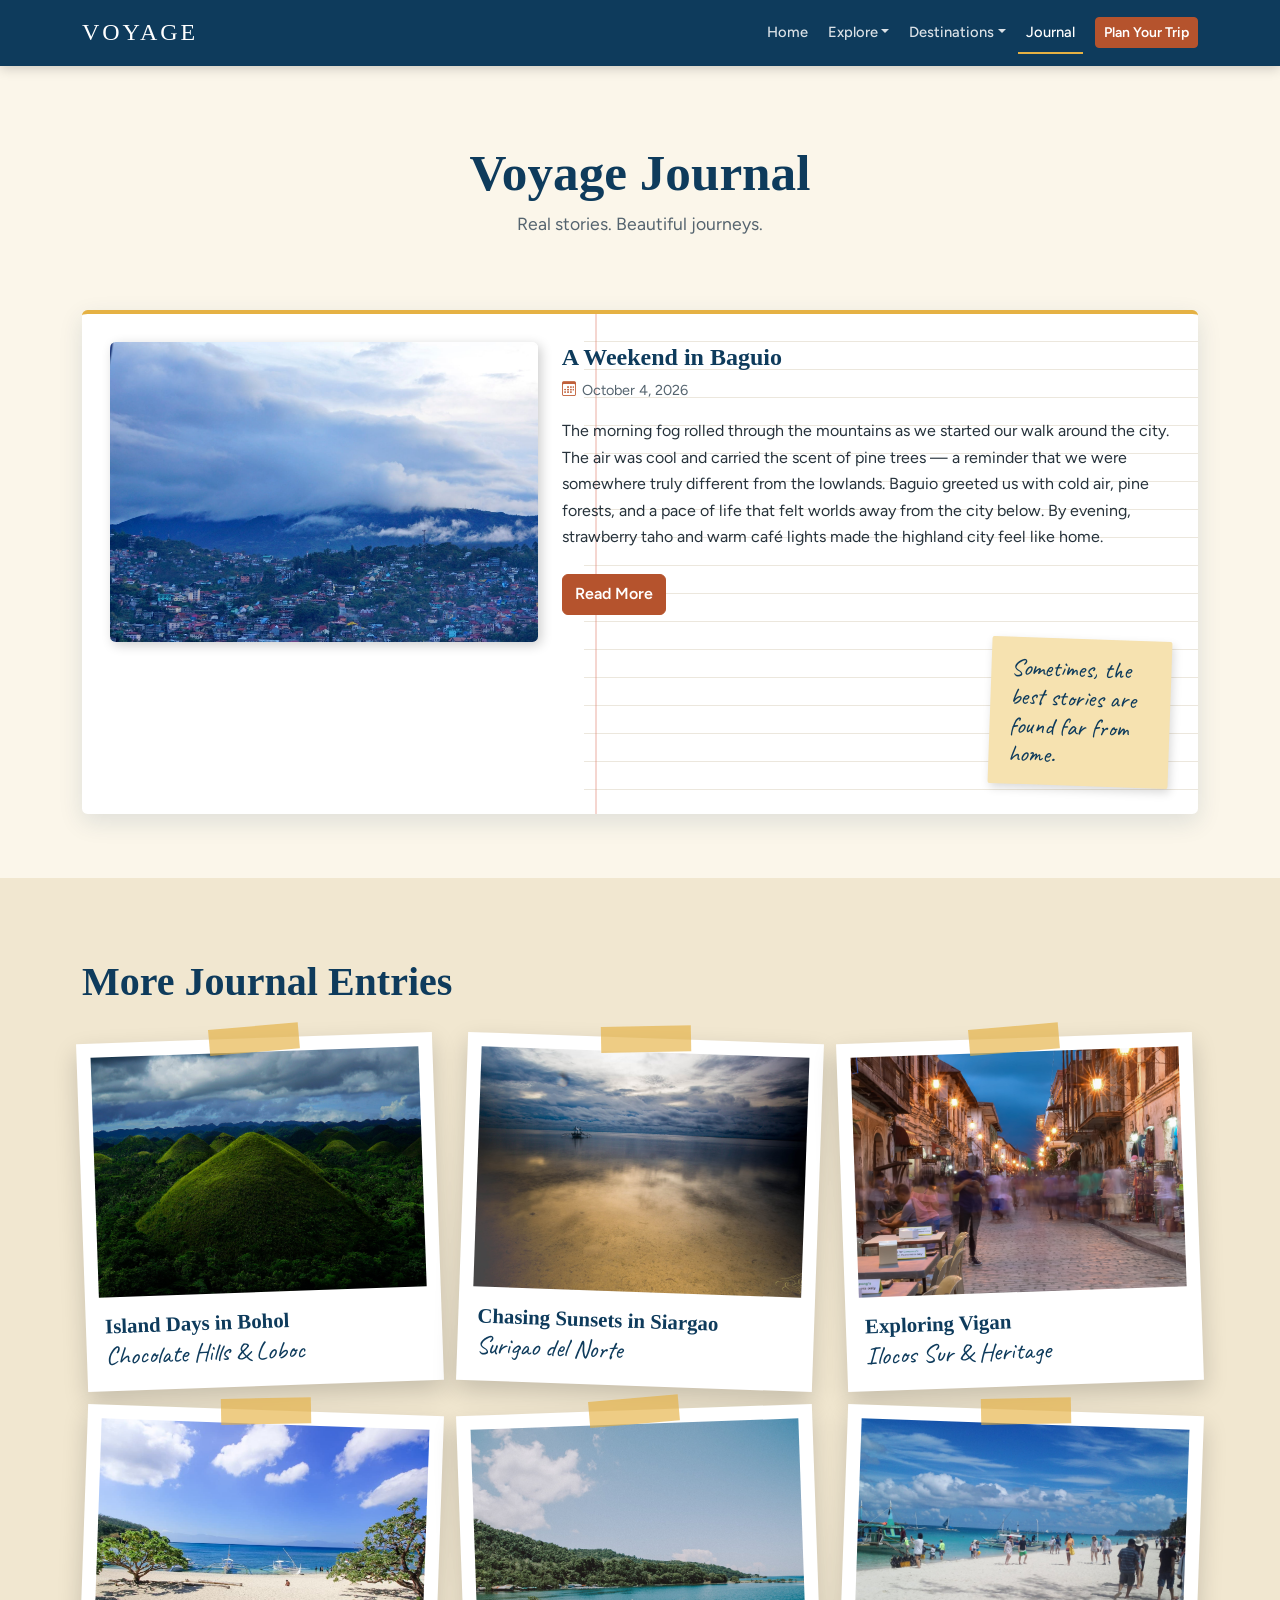
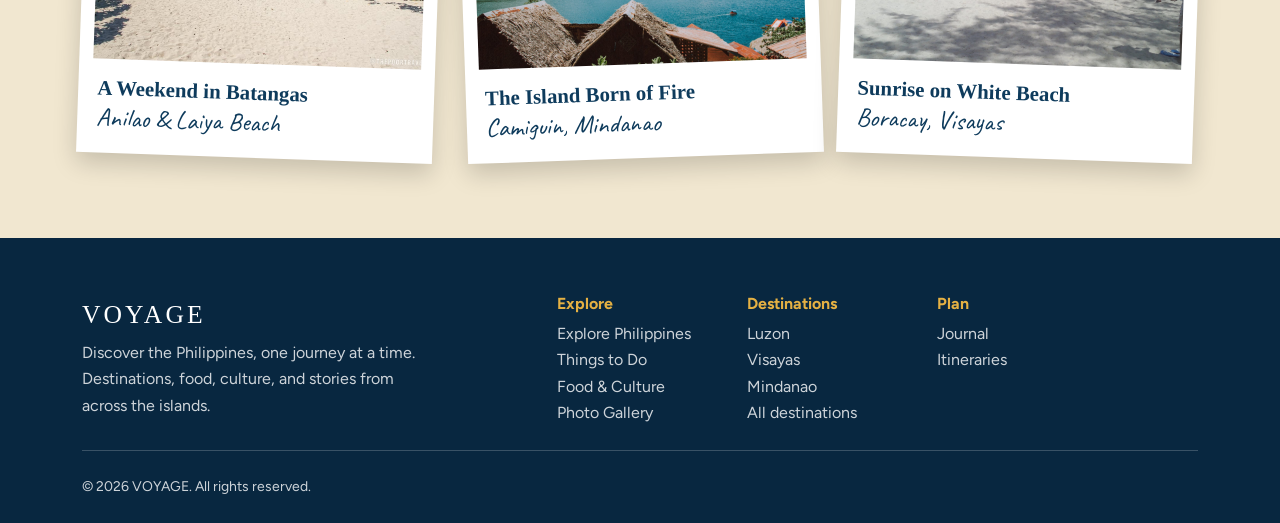
<file: journal.html>
<!doctype html>
<html lang="en">
  <head>
    <meta charset="UTF-8" />
    <meta name="viewport" content="width=device-width, initial-scale=1.0" />
    <meta 
      name="description" 
      content="Read travel stories and diary entries from across the Philippines — Luzon, Visayas, and Mindanao."
    />

    <title>Voyage | Journal</title>

    <!-- Bootstrap 5 CSS -->
    <link 
      href="https://cdn.jsdelivr.net/npm/bootstrap@5.3.3/dist/css/bootstrap.min.css"  
      rel="stylesheet"
    >

    <!-- Bootstrap Icons -->
    <link 
      href="https://cdn.jsdelivr.net/npm/bootstrap-icons@1.11.3/font/bootstrap-icons.css" 
      rel="stylesheet"
    />

    <!-- Google Fonts -->
    <link rel="preconnect" href="https://fonts.googleapis.com">
    <link rel="preconnect" href="https://fonts.gstatic.com" crossorigin>
    <link href="https://fonts.googleapis.com/css2?family=Caveat:wght@500;700&family=Figtree:wght@400;500;600;700&family=Fraunces:opsz,wght@9..144,600;9..144,700&family=Playfair+Display:ital,wght@0,400;0,600;0,700;1,400&family=Lato:wght@300;400;700&family=Merriweather:ital@0;1&display=swap" rel="stylesheet">

    <!-- Custom CSS -->
    <link href="style.css" rel="stylesheet">


</head>
<body class="parchment-bg">

    <!-- ========== NAVBAR ========== -->
    <nav
      class="navbar navbar-expand-lg navbar-voyage fixed-top"
      aria-label="Main navigation"
    >
      <div class="container">
        <a class="navbar-brand" href="index.html">VOYAGE</a>
        <button
          class="navbar-toggler"
          type="button"
          data-bs-toggle="offcanvas"
          data-bs-target="#mainMenu"
          aria-controls="mainMenu"
          aria-label="Open menu"
        >
          <span class="navbar-toggler-icon"></span>
        </button>

        <div
          class="offcanvas offcanvas-end offcanvas-voyage"
          tabindex="-1"
          id="mainMenu"
          aria-labelledby="mainMenuLabel"
        >
          <div class="offcanvas-header">
            <h5 class="offcanvas-title" id="mainMenuLabel">VOYAGE</h5>
            <button
              type="button"
              class="btn-close btn-close-white"
              data-bs-dismiss="offcanvas"
              aria-label="Close menu"
            ></button>
          </div>
          <div class="offcanvas-body">
            <ul class="navbar-nav ms-lg-auto align-items-lg-center gap-lg-1">
              <li class="nav-item">
                <a class="nav-link" href="index.html" aria-current="page"
                  >Home</a
                >
              </li>
              <li class="nav-item dropdown">
                <a
                  class="nav-link dropdown-toggle"
                  href="explore.html"
                  role="button"
                  data-bs-toggle="dropdown"
                  aria-expanded="false"
                  >Explore</a
                >
                <ul class="dropdown-menu dropdown-menu-voyage">
                  <li>
                    <a class="dropdown-item" href="explore.html"
                      >Explore Philippines</a
                    >
                  </li>
                  <li>
                    <a class="dropdown-item" href="things-to-do.html"
                      >Things to Do</a
                    >
                  </li>
                  <li>
                    <a class="dropdown-item" href="itineraries.html"
                      >Itineraries</a
                    >
                  </li>
                  <li>
                    <a class="dropdown-item" href="food-culture.html"
                      >Food & Culture</a
                    >
                  </li>
                  <li>
                    <a class="dropdown-item" href="gallery.html"
                      >Photo Gallery</a
                    >
                  </li>
                </ul>
              </li>
              <li class="nav-item dropdown">
                <a
                  class="nav-link dropdown-toggle"
                  href="destination.html"
                  role="button"
                  data-bs-toggle="dropdown"
                  aria-expanded="false"
                  >Destinations</a
                >
                <ul class="dropdown-menu dropdown-menu-voyage">
                  <li><a class="dropdown-item" href="luzon.html">Luzon</a></li>
                  <li>
                    <a class="dropdown-item" href="visayas.html">Visayas</a>
                  </li>
                  <li>
                    <a class="dropdown-item" href="mindanao.html">Mindanao</a>
                  </li>
                  <li><hr class="dropdown-divider" /></li>
                  <li>
                    <a class="dropdown-item" href="destination.html"
                      >All destinations</a
                    >
                  </li>
                </ul>
              </li>
              <li class="nav-item">
                <a class="nav-link active" href="journal.html">Journal</a>
              </li>
              <li class="nav-item ms-lg-2 mt-2 mt-lg-0">
                <a class="btn btn-terracotta btn-sm" href="itineraries.html"
                  >Plan Your Trip</a
                >
              </li>
            </ul>
          </div>
        </div>
      </div>
    </nav>

    <!-- ========================
         HERO — Scrapbook Title
         ======================== -->
    <section class="journal-hero parchment-bg">
        <div class="container position-relative" style="z-index:1;">

            <!-- Hero text — centered -->
            <div class="text-center py-4" style="position:relative; z-index:1;">
                <h1 class="hero-title">Voyage Journal</h1>
                <p class="hero-subtitle">Real stories. Beautiful journeys.</p>
            </div>

        </div>
    </section>


    <!-- ========================
         NOTEBOOK FEATURED ENTRY
         ======================== -->
    <section class="notebook-section parchment-bg">
        <div class="container" style="position:relative; z-index:1;">
            <div class="notebook-card">
                <div class="row g-4 align-items-start">

                    <!-- Photo side -->
                    <div class="col-md-5">
                        
                        <img src="img/baguio-featured.jpg" alt="A Weekend in Baguio" class="notebook-photo">
                    </div>

                    <!-- Text side — lined notebook look -->
                    <div class="col-md-7" style="position:relative; z-index:1;">
                        <h3 class="featured-entry-title">A Weekend in Baguio</h3>
                        <div class="featured-entry-date">
                            <i class="bi bi-calendar3" style="color:#C0603A;"></i>
                            October 4, 2026
                        </div>
                        <p class="featured-entry-text">
                            The morning fog rolled through the mountains as we started our walk around
                            the city. The air was cool and carried the scent of pine trees — a reminder
                            that we were somewhere truly different from the lowlands. Baguio greeted us
                            with cold air, pine forests, and a pace of life that felt worlds away from
                            the city below. By evening, strawberry taho and warm café lights made the
                            highland city feel like home.
                        </p>

                        <a href="journal-entry.html" class="btn-read-more mt-2">Read More</a>

                        <!-- Sticky note — positioned bottom right of text area -->
                        <div class="sticky-note mt-4" style="max-width:180px; margin-left:auto;">
                            Sometimes, the best stories are found far from home.
                        </div>
                    </div>

                </div>
            </div>
        </div>
    </section>


    <!-- ========================
         MORE JOURNAL ENTRIES
         ======================== -->
    <section class="entries-section parchment-bg">
        <div class="container" style="position:relative; z-index:1;">

            <h2 class="entries-heading">More Journal Entries</h2>

            <!-- Polaroid card grid -->
            <div class="row g-4">

                <!-- Entry 1 — Island Days in Bohol -->
                <div class="col-md-4">
                    <a href="journal-entry.html" class="polaroid-card tilt-l">
                       
                        <img src="img/bohol.jpg" alt="Island Days in Bohol" class="polaroid-img">
                        <div class="polaroid-caption">
                            <div class="entry-title">Island Days in Bohol</div>
                            <div class="entry-meta">Chocolate Hills &amp; Loboc</div>
                        </div>
                    </a>
                </div>

                <!-- Entry 2 — Chasing Sunsets in Siargao -->
                <div class="col-md-4">
                    <a href="journal-entry.html" class="polaroid-card tilt-r">
                       
                        <img src="img/siargao.jpg" alt="Chasing Sunsets in Siargao" class="polaroid-img">
                        <div class="polaroid-caption">
                            <div class="entry-title">Chasing Sunsets in Siargao</div>
                            <div class="entry-meta">Surigao del Norte</div>
                        </div>
                    </a>
                </div>

                <!-- Entry 3 — Exploring Vigan -->
                <div class="col-md-4">
                    <a href="journal-entry.html" class="polaroid-card tilt-l">
                       
                        <img src="img/vigan.jpg" alt="Exploring Vigan" class="polaroid-img">
                        <div class="polaroid-caption">
                            <div class="entry-title">Exploring Vigan</div>
                            <div class="entry-meta">Ilocos Sur &amp; Heritage</div>
                        </div>
                    </a>
                </div>

                <!-- Entry 4 — A Weekend in Batangas -->
                <div class="col-md-4">
                    <a href="journal-entry.html" class="polaroid-card tilt-r">
                        <img src="img/batangas.jpg" alt="A Weekend in Batangas" class="polaroid-img">
                        <div class="polaroid-caption">
                            <div class="entry-title">A Weekend in Batangas</div>
                            <div class="entry-meta">Anilao &amp; Laiya Beach</div>
                        </div>
                    </a>
                </div>

                <!-- Entry 5 — The Island Born of Fire -->
                <div class="col-md-4">
                    <a href="journal-entry.html" class="polaroid-card tilt-l">
                        <img src="img/camiguin.jpg" alt="The Island Born of Fire — Camiguin" class="polaroid-img">
                        <div class="polaroid-caption">
                            <div class="entry-title">The Island Born of Fire</div>
                            <div class="entry-meta">Camiguin, Mindanao</div>
                        </div>
                    </a>
                </div>

                <!-- Entry 6 — Sunrise on Boracay -->
                <div class="col-md-4">
                    <a href="journal-entry.html" class="polaroid-card tilt-r">
                        <img src="img/boracay.jpg" alt="Sunrise on White Beach, Boracay" class="polaroid-img">
                        <div class="polaroid-caption">
                            <div class="entry-title">Sunrise on White Beach</div>
                            <div class="entry-meta">Boracay, Visayas</div>
                        </div>
                    </a>
                </div>

            </div><!-- /row -->
        </div>
    </section>


    <!-- ========== FOOTER ========== -->
    <footer class="footer">
      <div class="container">
        <div class="row g-4">
          <div class="col-lg-4">
            <p class="footer-brand">VOYAGE</p>
            <p class="mb-0">
              Discover the Philippines, one journey at a time. Destinations,
              food, culture, and stories from across the islands.
            </p>
          </div>
          <div class="col-6 col-lg-2 offset-lg-1">
            <h2 class="footer-head">Explore</h2>
            <ul class="list-unstyled mb-0">
              <li><a href="explore.html">Explore Philippines</a></li>
              <li><a href="things-to-do.html">Things to Do</a></li>
              <li><a href="food-culture.html">Food &amp; Culture</a></li>
              <li><a href="gallery.html">Photo Gallery</a></li>
            </ul>
          </div>
          <div class="col-6 col-lg-2">
            <h2 class="footer-head">Destinations</h2>
            <ul class="list-unstyled mb-0">
              <li><a href="luzon.html">Luzon</a></li>
              <li><a href="visayas.html">Visayas</a></li>
              <li><a href="mindanao.html">Mindanao</a></li>
              <li><a href="destination.html">All destinations</a></li>
            </ul>
          </div>
          <div class="col-6 col-lg-2">
            <h2 class="footer-head">Plan</h2>
            <ul class="list-unstyled mb-0">
              <li><a href="journal.html">Journal</a></li>
              <li><a href="itineraries.html">Itineraries</a></li>
            </ul>
          </div>
        </div>
        <hr class="my-4" />
        <p class="small mb-0">&copy; 2026 VOYAGE. All rights reserved.</p>
      </div>
    </footer>

    <!-- Bootstrap 5 JS Bundle -->
    <script src="https://cdn.jsdelivr.net/npm/bootstrap@5.3.3/dist/js/bootstrap.bundle.min.js"></script>
</body>
</html>
</file>
<file: style.css>
:root {
  --cream: #fbf6ea;
  --sand: #f1e7d0;
  --ocean: #0e3b5c;
  --ocean-dark: #082740;
  --green: #2f6b4f;
  --green-dark: #24543e;
  /* Darkened slightly so white text on terracotta passes WCAG AA (4.5:1) */
  --terracotta: #b5532d;
  --terracotta-dark: #96441f;
  --gold: #e5b143;
  --ink: #26323b;
  --text-muted: #6b6b6b;
  --border-light: #e0d5c5;

  --bs-body-font-family: "Figtree", system-ui, sans-serif;
  --bs-body-bg: var(--cream);
  --bs-body-color: var(--ink);
  --bs-body-color-rgb: 38, 50, 59;
  /* Bootstrap 5.3 colors links through the -rgb variables */
  --bs-link-color-rgb: 14, 59, 92;
  --bs-link-hover-color-rgb: 8, 39, 64;
}

html {
  scroll-behavior: smooth;
  scroll-padding-top: 76px; /* keeps anchored sections clear of the fixed navbar */
}
body {
  min-height: 100vh;
  padding-top: 64px;
  line-height: 1.65;
}

h1,
h2,
h3,
h4,
h5,
.navbar-brand,
.footer-brand {
  font-family: "Frances", Georgia, serif;
  color: var(--ocean);
}

/* Focus ring: ocean on light backgrounds, gold on dark ones */
:focus-visible {
  outline: 3px solid var(--ocean);
  outline-offset: 2px;
}
.navbar-voyage :focus-visible,
.offcanvas-voyage :focus-visible,
.section-green :focus-visible,
.cta :focus-visible,
.footer :focus-visible,
.hero :focus-visible {
  outline-color: var(--gold);
}

/* ---------- Navbar ---------- */
.navbar-voyage {
  background: var(--ocean);
  min-height: 64px;
  box-shadow: 0 2px 12px rgba(0, 0, 0, 0.2);
}
.navbar-voyage .navbar-brand {
  color: #fff;
  font-size: 1.5rem;
  letter-spacing: 0.12em;
}
.navbar-voyage .nav-link {
  color: rgba(255, 255, 255, 0.85);
  font-size: 0.92rem;
  font-weight: 500;
  padding: 0.5rem 0.7rem;
  border-bottom: 2px solid transparent;
}
.navbar-voyage .nav-link:hover,
.navbar-voyage .nav-link:focus,
.navbar-voyage .nav-link.active,
.navbar-voyage .nav-link.show {
  color: #fff;
  border-bottom-color: var(--gold);
}
.navbar-voyage .navbar-toggler {
  border-color: #ffffff;
  border-width: 2px;
}
.navbar-voyage .navbar-toggler:focus {
  box-shadow: 0 0 0 0.2rem rgba(229, 177, 67, 0.5);
}
.navbar-voyage .navbar-toggler-icon {
  filter: invert(1);
}

.offcanvas-voyage {
  background: var(--ocean);
  color: #fff;
}
.offcanvas-voyage .offcanvas-title {
  color: #fff;
  letter-spacing: 0.12em;
}
@media (min-width: 992px) {
  .offcanvas-voyage {
    background: transparent;
  }
}
.dropdown-menu-voyage {
  --bs-dropdown-link-active-bg: var(--ocean);
  --bs-dropdown-link-hover-bg: var(--sand);
  --bs-dropdown-link-hover-color: var(--ocean);
  background: var(--cream);
  border: 0;
  border-top: 3px solid var(--gold);
  border-radius: 0 0 0.5rem 0.5rem;
}

/* ---------- Buttons (built on Bootstrap's btn variables so
   hover / active / focus / disabled states all work) ---------- */
.btn-terracotta {
  --bs-btn-color: #fff;
  --bs-btn-bg: var(--terracotta);
  --bs-btn-border-color: var(--terracotta);
  --bs-btn-hover-color: #fff;
  --bs-btn-hover-bg: var(--terracotta-dark);
  --bs-btn-hover-border-color: var(--terracotta-dark);
  --bs-btn-focus-shadow-rgb: 229, 177, 67;
  --bs-btn-active-color: #fff;
  --bs-btn-active-bg: var(--terracotta-dark);
  --bs-btn-active-border-color: var(--terracotta-dark);
  --bs-btn-disabled-color: #fff;
  --bs-btn-disabled-bg: var(--terracotta);
  --bs-btn-disabled-border-color: var(--terracotta);
  font-weight: 600;
}
.btn-gold {
  --bs-btn-color: var(--ocean-dark);
  --bs-btn-bg: var(--gold);
  --bs-btn-border-color: var(--gold);
  --bs-btn-hover-color: var(--ocean-dark);
  --bs-btn-hover-bg: #f0c25e;
  --bs-btn-hover-border-color: #f0c25e;
  --bs-btn-focus-shadow-rgb: 229, 177, 67;
  --bs-btn-active-color: var(--ocean-dark);
  --bs-btn-active-bg: #d9a232;
  --bs-btn-active-border-color: #d9a232;
  font-weight: 700;
}
.btn-outline-ocean {
  --bs-btn-color: var(--ocean);
  --bs-btn-border-width: 2px;
  --bs-btn-border-color: var(--ocean);
  --bs-btn-hover-color: #fff;
  --bs-btn-hover-bg: var(--ocean);
  --bs-btn-hover-border-color: var(--ocean);
  --bs-btn-focus-shadow-rgb: 14, 59, 92;
  --bs-btn-active-color: #fff;
  --bs-btn-active-bg: var(--ocean-dark);
  --bs-btn-active-border-color: var(--ocean-dark);
  font-weight: 600;
}

/* ---------- Image placeholders ----------
Each uses a photo from images/ with a color gradient underneath.
Drop your photos into images/ using the file names below. */
.hero {
  /* Fills the first screen, minus the 64px fixed navbar */
  min-height: calc(100vh - 64px);
  min-height: calc(100svh - 64px);
  background:
    linear-gradient(
      180deg,
      rgba(8, 39, 64, 0.35) 0%,
      rgba(8, 39, 64, 0.55) 100%
    ),
    url("hero1_img.avif") center / cover no-repeat,
    linear-gradient(180deg, #2c7a8c 0%, #b8bfc0 45%, #e8d7a8 100%);
}
.island-luzon {
  background:
    url("img/luzon.avif") center / cover,
    linear-gradient(135deg, #2f6b4f, #e5b143);
  transition: ease-in-out 0.2s;
}
.island-luzon:hover {
  transform: scale(1.03);
}
.island-visayas {
  background:
    url("img/visayas.avif") center / cover,
    linear-gradient(135deg, #1b9aaa, #f3e2b3);
  transition: ease-in-out 0.2s;
}
.island-visayas:hover {
  transform: scale(1.03);
}

.region-img.island-visayas {
  transition: transform 0.2s ease-in-out;
}

.region-img.island-visayas:hover {
  transform: scale(1.03);
}
.island-mindanao {
  background:
    url("img/mindanao.jpg") center / cover,
    linear-gradient(135deg, #0e3b5c, #3f8f87);
  transition: ease-in-out 0.2s;
}
.island-mindanao:hover {
  transform: scale(1.03);
}
/* Hero photos: change the file names here (they are separate from the postcard carousel) */
.hero-slide-1 {
  background: url("img/hero1_img.avif") center / cover no-repeat;
}
.hero-slide-2 {
  background: url("img/hero2_img.avif") center / cover no-repeat;
}
.hero-slide-3 {
  background: url("img/hero3_img.avif") center / cover no-repeat;
}
.hero-slide-4 {
  background: url("img/hero4_img.avif") center / cover no-repeat;
}

.hero-carousel .carousel-indicators {
  margin-bottom: 1.25rem;
}

/* Keep the text and search box above the slideshow */
.hero .hero-content {
  position: relative;
  z-index: 1;
}
.slide-boracay {
  background:
    url("img/boracay.jpg") center / cover,
    linear-gradient(135deg, #1b9aaa, #2f6b4f);
}
.slide-hulugan-falls {
  background:
    url("img/hulugan_falls.jpg") center / cover,
    linear-gradient(135deg, #5b8c3a, #2f6b4f);
}
.slide-intramuros {
  background:
    url("img/intramuros.jpg") center / cover,
    linear-gradient(135deg, #a8b45a, #6b8f3e);
}
.slide-kayangan-lake {
  background:
    url("img/kayangan_lake.jpeg") center / cover,
    linear-gradient(135deg, #3fa7b5, #e5b143);
}

.polaroid-luzon {
  background:
    url("img/baguio-featured.jpg") center / cover,
    linear-gradient(135deg, #2f6b4f, #e5b143);
  transition: ease-in-out 0.2s;
}

.polaroid-visayas {
  background:
    url("img/visayas-boracay.jpg") center / cover,
    linear-gradient(135deg, #1b9aaa, #f3e2b3);
  transition: ease-in-out 0.2s;
}

.polaroid-mindanao {
  background:
    url("img/mindanao-bukidnon.jpg") center / cover,
    linear-gradient(135deg, #0e3b5c, #3f8f87);
  transition: ease-in-out 0.2s;
}

/* ---------- Hero ---------- */
.hero-content {
  padding: 4rem 0;
}
.hero h1 {
  color: #fff;
  text-shadow: 0 2px 18px rgba(0, 0, 0, 0.45);
  line-height: 1.15;
}
.hero .lead {
  max-width: 560px;
  margin-inline: auto;
  text-shadow: 0 1px 8px rgba(0, 0, 0, 0.4);
}
.hero-search {
  max-width: 560px;
}
.hero-search .form-control {
  border: 0;
  border-radius: 50rem 0 0 50rem;
  padding-left: 1.5rem;
}
.hero-search .form-control:focus {
  box-shadow: 0 0 0 0.25rem rgba(229, 177, 67, 0.6);
  position: relative;
  z-index: 3;
}
.hero-search .btn {
  border-radius: 0 50rem 50rem 0;
}

/* ---------- Hero carousel (slide effect) ---------- */
.hero {
  position: relative;
  overflow: hidden;
}

.hero-carousel {
  position: absolute;
  inset: 0;
}
.hero-carousel .carousel-inner,
.hero-carousel .carousel-item,
.hero-slide {
  height: 100%;
}

.hero-slide {
  position: relative;
}
/* Dark overlay so the white text stays readable on every photo */
.hero-slide::after {
  content: "";
  position: absolute;
  inset: 0;
  background: linear-gradient(
    180deg,
    rgba(8, 39, 64, 0.35) 0%,
    rgba(8, 39, 64, 0.55) 100%
  );
}

/* ---------- Sections ---------- */
.section {
  padding: 5rem 0;
}
.section-title {
  font-size: clamp(1.8rem, 3.5vw, 2.5rem);
  font-weight: 700;
  margin-bottom: 0.75rem;
}
.section-sub {
  max-width: 560px;
  color: #55646f;
}
.section-green {
  background: var(--green);
  color: #fff;
}
/* Headings default to ocean blue, which is unreadable on green / ocean */
.section-green h2,
.section-green h3,
.cta h2 {
  color: #fff;
}
.section-sand {
  background: var(--sand);
}
.text-white-75 {
  color: rgba(255, 255, 255, 0.85);
}

/* ---------- Island cards (postcard feel) ---------- */
.island-card {
  border: 0;
  border-radius: 0.35rem;
  background: #fff;
  box-shadow: 0 8px 24px rgba(14, 59, 92, 0.12);
  overflow: hidden;
}
.island-img {
  height: 210px;
}
.island-card .card-title {
  font-size: 1.5rem;
}
.island-card .card-body {
  border-top: 4px solid var(--gold);
  padding: 1.5rem;
}

/* ---------- Carousel as postcard ---------- */
.postcard-frame {
  background: var(--cream);
  padding: 0.75rem;
  border-radius: 0.35rem;
  box-shadow: 0 14px 34px rgba(0, 0, 0, 0.3);
  transform: rotate(1deg);
}
.postcard-frame .slide {
  height: 340px;
}
.postcard-frame .carousel-caption {
  left: 0;
  right: 0;
  bottom: 0;
  padding: 2.5rem 1.5rem 2.8rem;
  text-align: left;
  background: linear-gradient(transparent, rgba(8, 39, 64, 0.8));
}
.postcard-frame .carousel-caption h3 {
  color: #fff;
  font-size: 1.4rem;
  margin-bottom: 0.1rem;
}
.postcard-frame .carousel-caption p {
  margin: 0;
}

/* ---------- Polaroid journal cards ---------- */
.polaroid {
  position: relative;
  background: #fff;
  padding: 0.9rem 0.9rem 1.2rem;
  box-shadow: 0 10px 24px rgba(0, 0, 0, 0.18);
  transition: transform 0.2s ease;
}
.polaroid::before {
  /* tape */
  content: "";
  position: absolute;
  top: -12px;
  left: 50%;
  width: 90px;
  height: 26px;
  margin-left: -45px;
  background: rgba(229, 177, 67, 0.65);
  transform: rotate(-3deg);
}
.polaroid-img {
  height: 240px;
}
.tilt-left {
  transform: rotate(-2deg);
}
.tilt-right {
  transform: rotate(2deg);
}
.polaroid:hover {
  transform: rotate(0) translateY(-4px);
}
.handwritten {
  font-family: "Caveat", cursive;
  font-size: 1.6rem;
  line-height: 1.2;
  color: var(--ocean);
  margin: 1rem 0.3rem 0;
}

/* ---------- CTA ---------- */
.cta {
  padding: 5rem 0;
  color: #fff;
  background:
    linear-gradient(rgba(14, 59, 92, 0.88), rgba(14, 59, 92, 0.88)),
    url("images/hero.jpg") center / cover,
    var(--ocean);
}

/* ---------- Explore page: overview of Luzon, Visayas, and Mindanao ---------- */
.page-hero {
  /* Fills the first screen, minus the 64px fixed navbar */
  min-height: calc(100vh - 64px);
  min-height: calc(100svh - 64px);
  display: flex;
  align-items: center;
  text-align: center;
  color: #fff;
  padding: 3.5rem 0;
  background:
    linear-gradient(180deg, rgba(8, 39, 64, 0.35), rgba(8, 39, 64, 0.6)),
    linear-gradient(135deg, #1b9aaa, #2f6b4f 60%, #0e3b5c);
}
.page-hero h1 {
  color: #fff;
  font-size: clamp(2.2rem, 5vw, 3.4rem);
  text-shadow: 0 2px 18px rgba(0, 0, 0, 0.4);
}
.page-hero .crumb {
  font-size: 0.85rem;
  opacity: 0.9;
  margin-bottom: 0.6rem;
}
.page-hero .crumb a {
  color: #fff;
}

.region-img {
  position: relative;
  min-height: clamp(340px, 60vh, 560px);
  border: 10px solid #fff;
  border-radius: 0.35rem;
  box-shadow: 0 14px 34px rgba(0, 0, 0, 0.25);
  transform: rotate(-1deg);
}
.region-rev .region-img {
  transform: rotate(1deg);
}
.region-stamp {
  position: absolute;
  top: 0.8rem;
  right: 0.8rem;
  display: grid;
  place-items: center;
  width: 70px;
  height: 70px;
  border: 2px dashed #fff;
  border-radius: 50%;
  background: rgba(8, 39, 64, 0.4);
  color: #fff;
  font-size: 0.7rem;
  font-weight: 700;
  letter-spacing: 0.08em;
  transform: rotate(-12deg);
}
.region-tag {
  font-size: 0.75rem;
  font-weight: 700;
  letter-spacing: 0.06em;
  text-transform: uppercase;
  color: var(--terracotta);
}
.region-facts {
  list-style: none;
  padding: 0;
  margin: 1rem 0;
}
.region-facts li {
  margin-bottom: 0.4rem;
}
.region-facts b {
  color: var(--ocean);
}
.region-chips {
  display: flex;
  flex-wrap: wrap;
  gap: 0.4rem;
  margin-bottom: 1.2rem;
}
.region-chips a {
  background: var(--sand);
  color: var(--ocean);
  border-radius: 50rem;
  padding: 0.2rem 0.8rem;
  font-size: 0.85rem;
  font-weight: 600;
}
.section-sand .region-chips a {
  background: #fff;
}
.note-small {
  font-size: 0.9rem;
  color: #55646f;
  margin: 0.8rem 0 0;
}

.glance {
  background: #fff;
  border-radius: 0.4rem;
  overflow: hidden;
  min-width: 620px;
  margin: 0;
}
.glance th {
  background: var(--ocean);
  color: #fff;
  font-weight: 600;
  padding: 0.85rem 1rem;
}
.glance td {
  padding: 0.85rem 1rem;
  vertical-align: top;
}
.glance td:first-child {
  font-family: "Fraunces", Georgia, serif;
  font-weight: 700;
  color: var(--ocean);
}

@media (max-width: 991.98px) {
  .region-img {
    min-height: 240px;
  }
}

/* ---------- Improvements ---------- */
.hero-stats {
  display: flex;
  justify-content: center;
  flex-wrap: wrap;
  gap: 0.6rem 2rem;
  list-style: none;
  padding: 0;
  margin: 2rem 0 0;
  font-size: 0.9rem;
}
.hero-stats b {
  display: block;
  font-family: "Fraunces", Georgia, serif;
  font-size: 1.5rem;
  line-height: 1.2;
}

.region-nav {
  position: sticky;
  top: 64px;
  z-index: 10;
  background: var(--cream);
  border-bottom: 1px solid #e4dcc6;
  box-shadow: 0 4px 12px rgba(14, 59, 92, 0.06);
}
.region-nav .container {
  display: flex;
  gap: 0.5rem;
  overflow-x: auto;
  padding-block: 0.6rem;
}
.region-nav a {
  flex: none;
  padding: 0.3rem 1rem;
  border: 2px solid var(--ocean);
  border-radius: 50rem;
  color: var(--ocean);
  font-size: 0.9rem;
  font-weight: 600;
  text-decoration: none;
}
.region-nav a:hover,
.region-nav a.on {
  background: var(--ocean);
  color: #fff;
}

.picker {
  max-width: 760px;
  margin-inline: auto;
  padding: 1.6rem;
  text-align: center;
  background: #fff;
  border-radius: 0.5rem;
  border-top: 4px solid var(--gold);
  box-shadow: 0 8px 24px rgba(14, 59, 92, 0.12);
}
.picker-title {
  font-size: 1.6rem;
}
.picker-opts {
  display: flex;
  justify-content: center;
  flex-wrap: wrap;
  gap: 0.6rem;
  margin: 1rem 0;
}
.pick {
  border: 2px solid var(--ocean);
  background: transparent;
  color: var(--ocean);
  border-radius: 50rem;
  padding: 0.5rem 1.2rem;
  font:
    600 0.95rem "Figtree",
    sans-serif;
  cursor: pointer;
  transition:
    background 0.2s,
    color 0.2s;
}
.pick:hover,
.pick[aria-pressed="true"] {
  background: var(--ocean);
  color: #fff;
}
.picker-result {
  min-height: 3.2rem;
  margin: 0;
}
.picker-result p {
  margin-bottom: 0.6rem;
}

.region-chips a {
  text-decoration: none;
  transition:
    background 0.2s,
    color 0.2s;
}
.region-chips a:hover {
  background: var(--ocean);
  color: #fff;
}

.reveal {
  opacity: 0;
  transform: translateY(18px);
  transition:
    opacity 0.6s ease,
    transform 0.6s ease;
}
.reveal.in {
  opacity: 1;
  transform: none;
}
@media (prefers-reduced-motion: reduce) {
  .reveal {
    opacity: 1;
    transform: none;
    transition: none;
  }
}

/* ---------- Full-screen region sections ---------- */
/* 64px fixed navbar + about 56px sticky region bar */
html {
  scroll-padding-top: 124px;
}
#luzon,
#visayas,
#mindanao {
  min-height: 100vh;
  display: flex;
  align-items: center;
}
/* ---------- Footer ---------- */
.footer {
  background: var(--ocean-dark);
  color: rgba(255, 255, 255, 0.8);
  padding: 3.5rem 0 1.5rem;
}
.footer-brand {
  color: #fff;
  font-size: 1.6rem;
  letter-spacing: 0.12em;
  margin-bottom: 0.25rem;
}
.footer-head {
  font-family: "Figtree", sans-serif;
  font-size: 1rem;
  font-weight: 700;
  color: var(--gold);
}
.footer a {
  color: rgba(255, 255, 255, 0.8);
  text-decoration: none;
}
.footer a:hover {
  color: #fff;
  text-decoration: underline;
}
.footer hr {
  border-color: rgba(255, 255, 255, 0.2);
  opacity: 1;
}

.dest-header {
  position: relative;
  overflow: hidden;
  padding: 3.5rem 0 2rem;
  text-align: center;
}
.dest-header .container {
  position: relative;
  z-index: 1;
}
.dest-header h1 {
  font-size: clamp(2.2rem, 5vw, 3.2rem);
  margin-bottom: 0.4rem;
}
.dest-sub {
  max-width: 520px;
  margin: 0 auto;
  color: #55646f;
  font-size: 1.1rem;
}

.dest-heading {
  background:white;
}
.leaf {
  --leaf: clamp(90px, 16vw, 230px);
  position: absolute;
  width: var(--leaf);
  height: var(--leaf);
  color: var(--green);
  pointer-events: none;
}
.leaf-tl {
  top: -10px;
  left: -10px;
  transform: scaleY(-1);
}
.leaf-tr {
  top: -10px;
  right: -10px;
  transform: rotate(180deg);
  color: var(--green-dark);
}
.leaf-br {
  bottom: 0;
  right: -10px;
  transform: scaleX(-1);
  --leaf: clamp(70px, 11vw, 160px);
}
@media (max-width: 575.98px) {
  .leaf {
    --leaf: 70px;
    opacity: 0.55;
  }
}
.dest-shore {
  position: relative;
  overflow: hidden;
  height: 90px;
}
.dest-shore::before {
  content: "";
  position: absolute;
  inset: 0 -10%;
  background: var(--sand);
  border-radius: 50% 50% 0 0 / 100% 100% 0 0;
}

.dest-tile {
  position: relative;
  height: 100%;
  background: #fff;
  border-radius: 0.9rem;
  overflow: hidden;
  box-shadow: 0 8px 24px rgba(14, 59, 92, 0.12);
}
.dest-tile:focus-within {
  outline: 3px solid var(--ocean);
  outline-offset: 3px;
}
.dest-photo-wrap {
  position: relative;
  aspect-ratio: 6 / 5;
  overflow: hidden;
}
.dest-photo {
  position: absolute;
  inset: 0;
  transition: transform 0.4s ease;
}
.dest-tile:hover .dest-photo {
  transform: scale(1.05);
}
.dest-caption {
  display: flex;
  align-items: center;
  justify-content: space-between;
  gap: 0.75rem;
  padding: 0.9rem 1.1rem 1rem;
}
.dest-name {
  font-size: 1.2rem;
  margin: 0;
}
.dest-loc {
  margin: 0;
  color: #55646f;
  font-size: 0.9rem;
}
.dest-go {
  flex: none;
  display: grid;
  place-items: center;
  width: 2.1rem;
  height: 2.1rem;
  border: 2px solid var(--ocean);
  border-radius: 50%;
  color: var(--ocean);
  text-decoration: none;
  transition:
    background 0.2s,
    color 0.2s;
}
.dest-tile:hover .dest-go,
.dest-go:focus-visible {
  background: var(--ocean);
  color: #fff;
}

.pagination-voyage {
  --bs-pagination-color: var(--ocean);
  --bs-pagination-hover-color: #fff;
  --bs-pagination-hover-bg: var(--ocean);
  --bs-pagination-hover-border-color: var(--ocean);
  --bs-pagination-focus-color: var(--ocean-dark);
  --bs-pagination-focus-bg: var(--sand);
  --bs-pagination-focus-box-shadow: 0 0 0 0.25rem rgba(229, 177, 67, 0.5);
  --bs-pagination-active-bg: var(--ocean);
  --bs-pagination-active-border-color: var(--ocean);
  --bs-pagination-disabled-color: #6c757d;
  --bs-pagination-bg: #fff;
  margin-top: 2.5rem;
  font-weight: 600;
}
@media (prefers-reduced-motion: reduce) {
  .dest-photo {
    transition: none;
  }
  .dest-tile:hover .dest-photo {
    transform: none;
  }
}

@media (max-width: 991.98px) {
  .navbar-voyage .nav-link {
    font-size: 1.05rem;
    border-bottom: 0;
  }
  .postcard-frame {
    transform: none;
  }
}
@media (max-width: 575.98px) {
  .section {
    padding: 3.5rem 0;
  }
  .postcard-frame .slide {
    height: 260px;
  }
  .tilt-left,
  .tilt-right {
    transform: none;
  }
}
@media (prefers-reduced-motion: reduce) {
  html {
    scroll-behavior: auto;
  }
  .polaroid {
    transition: none;
  }
}

.pg-hero {
  padding: 5rem 0 4.5rem;
  background:
    linear-gradient(180deg, rgba(8, 39, 64, 0.45), rgba(8, 39, 64, 0.7)),
    linear-gradient(135deg, #1b9aaa, #2f6b4f 60%, #0e3b5c);
}
.pg-hero h1 {
  color: #fff;
  text-shadow: 0 2px 18px rgba(0, 0, 0, 0.45);
  line-height: 1.15;
}
.pg-hero .lead {
  max-width: 560px;
  text-shadow: 0 1px 8px rgba(0, 0, 0, 0.4);
}
/* One existing hero photo per page (change the file if you like) */
.pg-hero-things {
  background:
    linear-gradient(180deg, rgba(8, 39, 64, 0.45), rgba(8, 39, 64, 0.7)),
    url("img/hero1_img.avif") center / cover no-repeat,
    linear-gradient(135deg, #1b9aaa, #2f6b4f);
}
.pg-hero-food {
  background:
    linear-gradient(180deg, rgba(8, 39, 64, 0.45), rgba(8, 39, 64, 0.7)),
    url("img/hero3_img.avif") center / cover no-repeat,
    linear-gradient(135deg, #b5532d, #e5b143);
}
.pg-hero-gallery {
  background:
    linear-gradient(180deg, rgba(8, 39, 64, 0.45), rgba(8, 39, 64, 0.7)),
    url("img/hero4_img.avif") center / cover no-repeat,
    linear-gradient(135deg, #0e3b5c, #3f8f87);
}

/* ---------- THINGS TO DO ---------- */
.td-card {
  border: 0;
  border-radius: 0.35rem;
  background: #fff;
  box-shadow: 0 8px 24px rgba(14, 59, 92, 0.12);
  overflow: hidden;
}
.td-card .card-body {
  border-top: 4px solid var(--gold);
  padding: 1.5rem;
}
.td-card .card-title {
  font-size: 1.35rem;
  margin-top: 0.4rem;
}
.td-photo {
  height: 210px;
  transition: transform 0.3s ease;
}
.td-card:hover .td-photo {
  transform: scale(1.04);
}
/* clip the zoom so it stays inside the card */
.td-card {
  isolation: isolate;
}
.td-tag {
  display: inline-block;
  font-size: 0.75rem;
  font-weight: 700;
  letter-spacing: 0.06em;
  text-transform: uppercase;
  color: var(--terracotta);
}
.td-try {
  font-size: 0.92rem;
  color: #55646f;
}
.td-try b {
  color: var(--ocean);
}
/* Photos go in img/. Gradient shows if the file is missing. */
.td-beach {
  background:
    url("img/todo1_Snorkle at Coron, Palawan.jpg") center / cover,
    linear-gradient(135deg, #1b9aaa, #f3e2b3);
}
.td-nature {
  background:
    url("img/todo2_Hiking at Binabaje Hills, Bohol, Philippines.jpg") center /
      cover,
    linear-gradient(135deg, #2f6b4f, #8fbf7a);
}
.td-heritage {
  background:
    url("img/todo3_Intramuros\,\ Philippines.jpg") center / cover,
    linear-gradient(135deg, #a8b45a, #6b8f3e);
}
.td-food {
  background:
    url("img/todo4_Filipino\ Food.jpg") center / cover,
    linear-gradient(135deg, #b5532d, #e5b143);
}
.td-culture {
  background:
    url("img/todo5_Dinagyang\ Festival.jpg") center / cover,
    linear-gradient(135deg, #e5b143, #b5532d);
}
.td-adventure {
  background:
    url("img/todo6_Kayaking\ Philippines.jpg") center / cover,
    linear-gradient(135deg, #0e3b5c, #3f8f87);
}
.td-info {
  background: #fff;
  border-top: 4px solid var(--gold);
  border-radius: 0.5rem;
  padding: 1.6rem 1.8rem;
  box-shadow: 0 8px 24px rgba(14, 59, 92, 0.12);
}
.td-info li {
  margin-bottom: 0.4rem;
}

/* ---------- FOOD & CULTURE ---------- */
.fc-dish {
  border: 0;
  border-radius: 0.9rem;
  background: #fff;
  overflow: hidden;
  box-shadow: 0 8px 24px rgba(14, 59, 92, 0.12);
}
.fc-dish .card-body {
  padding: 1.25rem 1.4rem 1.5rem;
}
.fc-dish .card-title {
  font-size: 1.3rem;
  margin-top: 0.3rem;
}
.fc-photo {
  aspect-ratio: 4 / 3;
}
.fc-tag {
  display: inline-block;
  font-size: 0.75rem;
  font-weight: 700;
  letter-spacing: 0.06em;
  text-transform: uppercase;
  color: var(--green);
}
.fc-adobo {
  background:
    url("img/food1_Adobo.jpg") center / cover,
    linear-gradient(135deg, #5a3a22, #b5532d);
}
.fc-lechon {
  background:
    url("img/food2_Lechon.jpg") center / cover,
    linear-gradient(135deg, #b5532d, #e5b143);
}
.fc-halohalo {
  background:
    url("img/food3_Halo-Halo.jpg") center / cover,
    linear-gradient(135deg, #8a5fb0, #f3e2b3);
}
.fc-sisig {
  background:
    url("img/food4_Sisig.jpg") center / cover,
    linear-gradient(135deg, #96441f, #e5b143);
}
.fc-kinilaw {
  background:
    url("img/food5_Kinilaw.jpg") center / cover,
    linear-gradient(135deg, #1b9aaa, #f3e2b3);
}
.fc-sinigang {
  background:
    url("img/food6_Sinigang.jpg") center / cover,
    linear-gradient(135deg, #2f6b4f, #e5b143);
}

/* Festival cards (no photo needed) */
.fc-fest {
  background: var(--cream);
  color: var(--ink);
  border-radius: 0.35rem;
  overflow: hidden;
  box-shadow: 0 10px 24px rgba(0, 0, 0, 0.2);
}
.fc-fest-head {
  background: var(--gold);
  color: var(--ocean-dark);
  font-weight: 700;
  padding: 0.5rem 1.2rem;
}
.fc-fest-body {
  padding: 1.2rem;
}
.fc-fest-body h3 {
  font-size: 1.35rem;
  color: var(--ocean);
}
.fc-fest-body p b {
  color: var(--terracotta);
}

/* Culture tips accordion */
.fc-accordion {
  --bs-accordion-active-bg: var(--ocean);
  --bs-accordion-active-color: #fff;
  --bs-accordion-btn-focus-box-shadow: 0 0 0 0.25rem rgba(229, 177, 67, 0.5);
  --bs-accordion-border-color: #e4dcc6;
}
.fc-accordion .accordion-button {
  font-weight: 600;
  color: var(--ocean);
}
.fc-accordion .accordion-button:not(.collapsed)::after {
  filter: brightness(0) invert(1);
}

/* ---------- PHOTO GALLERY ---------- */
.gl-tabs {
  gap: 0.5rem;
}
.gl-tabs .nav-link {
  border: 2px solid var(--ocean);
  border-radius: 50rem;
  color: var(--ocean);
  font-weight: 600;
  padding: 0.35rem 1.2rem;
}
.gl-tabs .nav-link:hover {
  background: var(--sand);
}
.gl-tabs .nav-link.active {
  background: var(--ocean);
  color: #fff;
}
.gl-tile {
  position: relative;
  margin: 0;
  overflow: hidden;
  border: 8px solid #fff;
  border-radius: 0.35rem;
  background: #fff;
  box-shadow: 0 8px 24px rgba(14, 59, 92, 0.15);
}
.gl-photo {
  aspect-ratio: 4 / 3;
  transition: transform 0.4s ease;
}
.gl-tile:hover .gl-photo {
  transform: scale(1.05);
}
.gl-tile figcaption {
  position: absolute;
  left: 0;
  right: 0;
  bottom: 0;
  padding: 1.8rem 0.9rem 0.7rem;
  color: #fff;
  font-size: 0.9rem;
  font-weight: 600;
  background: linear-gradient(transparent, rgba(8, 39, 64, 0.85));
}
/* These reuse the photos your groupmates already added to img/ */
.gl-boracay {
  background:
    url("img/boracay.jpg") center / cover,
    linear-gradient(135deg, #1b9aaa, #2f6b4f);
}
.gl-terraces {
  background:
    url("img/destination2_Banaue\ Rice\ Terraces.jpg") center / cover,
    linear-gradient(135deg, #2f6b4f, #e5b143);
}
.gl-mindanao {
  background:
    url("img/mindanao.jpg") center / cover,
    linear-gradient(135deg, #0e3b5c, #3f8f87);
}
.gl-intramuros {
  background:
    url("img/intramuros.jpg") center / cover,
    linear-gradient(135deg, #a8b45a, #6b8f3e);
}
.gl-hulugan {
  background:
    url("img/hulugan_falls.jpg") center / cover,
    linear-gradient(135deg, #5b8c3a, #2f6b4f);
}
.gl-siargao {
  background:
    url("img/siargao.jpg") center / cover,
    linear-gradient(135deg, #1b9aaa, #f3e2b3);
}
.gl-kayangan {
  background:
    url("img/destination16_Kayangan Lake.jpg") center / cover,
    linear-gradient(135deg, #3fa7b5, #e5b143);
}
.gl-bohol {
  background:
    url("img/bohol.jpg") center / cover,
    linear-gradient(135deg, #5b8c3a, #2f6b4f);
}
.gl-visayas {
  background:
    url("img/visayas.avif") center / cover,
    linear-gradient(135deg, #1b9aaa, #f3e2b3);
}

@media (prefers-reduced-motion: reduce) {
  .td-photo,
  .gl-photo {
    transition: none;
  }
  .td-card:hover .td-photo,
  .gl-tile:hover .gl-photo {
    transform: none;
  }
}
@media (max-width: 575.98px) {
  .pg-hero {
    padding: 3.5rem 0;
  }
}
/* ===== END OF ENRACA'S PAGES ===== */

/* =========================
      DESTINATION CSS
========================= */

/* =========================
           HERO
========================= */
.hero-luzon {
  min-height: 480px;
  display: flex;
  align-items: center;
  color: white;
  background:
    linear-gradient(90deg, rgba(18, 40, 64, 0.88), rgba(18, 40, 64, 0.25)),
    url("img/luzon-hero-bg.jpg");
  background-size: cover;
  background-position: center;
}

/* VISAYAS */
.hero-visayas {
  min-height: 480px;
  display: flex;
  align-items: center;
  color: white;
  background:
    linear-gradient(90deg, rgba(18, 40, 64, 0.88), rgba(18, 40, 64, 0.25)),
    url("img/visayas-hero-bg.jpg");
  background-size: cover;
  background-position: center;
}

/* MINDANAO */
.hero-mindanao {
  min-height: 480px;
  display: flex;
  align-items: center;
  color: white;
  background:
    linear-gradient(90deg, rgba(18, 40, 64, 0.88), rgba(18, 40, 64, 0.25)),
    url("img/mindanao-hero-bg.jpg");
  background-size: cover;
  background-position: center;
}

.hero-luzon h1,
.hero-visayas h1,
.hero-mindanao h1 {
  font-family: Georgia, serif;
  font-size: clamp(2.7rem, 6vw, 4.7rem);
  font-weight: bold;
  color: white;
}

.hero-luzon p,
.hero-visayas p,
.hero-mindanao p {
  max-width: 650px;
  line-height: 1.8;
}

.eyebrow {
  color: #f3d98f;
  text-transform: uppercase;
  letter-spacing: 2px;
  font-size: 0.8rem;
  font-weight: bold;
}

.btn-explore {
  background: var(--terracotta);
  color: white;
  padding: 12px 24px;
  border-radius: 3px;
  font-weight: bold;
  text-decoration: none;
  display: inline-block;
}

.btn-explore:hover {
  background: #d4724a;
  color: white;
}

/* =========================
      DESTINATIONS
========================= */

.section-title {
  font-family: Georgia, serif;
  color: var(--ocean);
  font-size: clamp(1.8rem, 3vw, 2.5rem);
}

.destination-card {
  height: 100%;
  background: #fffdf7;
  border: 1px solid var(--border-light);
  transition:
    transform 0.25s,
    box-shadow 0.25s;
  overflow: hidden;
}

.destination-card:hover {
  transform: translateY(-5px);
  box-shadow: 0 8px 20px #00000018;
}

.destination-card img {
  width: 100%;
  height: 220px;
  object-fit: cover;
}

.destination-card h3 {
  color: var(--ocean);
  font-family: Georgia, serif;
  font-size: 1.5rem;
}

.destination-card p {
  color: var(--text-muted);
  font-size: 0.93rem;
  line-height: 1.7;
}

.destination-tag {
  color: var(--terracotta);
  text-transform: uppercase;
  letter-spacing: 1.5px;
  font-size: 0.75rem;
  font-weight: bold;
}

/* =========================
       TRAVEL TIPS
========================= */

#travel-tips .bg-white,
#travel-tips .bg-white * {
  visibility: visible !important;
  opacity: 1 !important;
}

#travel-tips .bg-white p {
  color: #123f5d !important;
  display: block !important;
  font-size: 15px;
  line-height: 1.9;
  margin-top: 16px;
}

#travel-tips .bg-white h3,
#travel-tips .bg-white h4,
#travel-tips .bg-white h5 {
  color: #123f5d !important;
}

.tip-number {
  color: var(--terracotta);
  font-weight: bold;
  letter-spacing: 1px;
}

.d-destination {
  border: 0;
  border-radius: 0.9rem;
  background: #fff;
  overflow: hidden;
  box-shadow: 0 8px 24px rgba(14, 59, 92, 0.12);
}
.d-destination .card-body {
  padding: 1.25rem 1.4rem 1.5rem;
}
.d-destination .card-title {
  font-size: 1.3rem;
  margin-top: 0.3rem;
}
.d-photo {
  aspect-ratio: 4 / 3;
}
.d-tag {
  display: inline-block;
  font-size: 0.75rem;
  font-weight: 700;
  letter-spacing: 0.06em;
  text-transform: uppercase;
  color: var(--green);
}

/* luzon */
.d-baguio {
  background:
    url("img/luzon-baguio.jpg") center / cover,
    linear-gradient(135deg, #5a3a22, #b5532d);
}
.d-banaue {
  background:
    url("img/luzon-banaue.jpg") center / cover,
    linear-gradient(135deg, #b5532d, #e5b143);
}
.d-vigan {
  background:
    url("img/luzon-vigan.jpg") center / cover,
    linear-gradient(135deg, #8a5fb0, #f3e2b3);
}
.d-batangas {
  background:
    url("img/luzon-batangas.jpg") center / cover,
    linear-gradient(135deg, #96441f, #e5b143);
}
.d-bicol {
  background:
    url("img/luzon-bicol.jpg") center / cover,
    linear-gradient(135deg, #1b9aaa, #f3e2b3);
}
.d-palawan {
  background:
    url("img/luzon-palawan.jpg") center / cover,
    linear-gradient(135deg, #2f6b4f, #e5b143);
}

/* visayas */

.d-boracay {
  background:
    url("img/visayas-boracay.jpg") center / cover,
    linear-gradient(135deg, #5a3a22, #b5532d);
}
.d-bohol {
  background:
    url("img/visayas-bohol.jpg") center / cover,
    linear-gradient(135deg, #b5532d, #e5b143);
}
.d-cebu {
  background:
    url("img/visayas-cebu.jpg") center / cover,
    linear-gradient(135deg, #8a5fb0, #f3e2b3);
}
.d-bantayan {
  background:
    url("img/visayas-bantayan.jpg") center / cover,
    linear-gradient(135deg, #96441f, #e5b143);
}
.d-moalboal {
  background:
    url("img/visayas-moalboal.jpg") center / cover,
    linear-gradient(135deg, #1b9aaa, #f3e2b3);
}
.d-iloilo {
  background:
    url("img/visayas-iloilo.jpg") center / cover,
    linear-gradient(135deg, #2f6b4f, #e5b143);
}

/* mindanao */

.d-bukidnon {
  background:
    url("img/mindanao-bukidnon.jpg") center / cover,
    linear-gradient(135deg, #5a3a22, #b5532d);
}
.d-siargao {
  background:
    url("img/mindanao-siargao.jpg") center / cover,
    linear-gradient(135deg, #b5532d, #e5b143);
}
.d-iligan {
  background:
    url("img/mindanao-iligan.jpg") center / cover,
    linear-gradient(135deg, #8a5fb0, #f3e2b3);
}
.d-davao {
  background:
    url("img/mindanao-davao.jpg") center / cover,
    linear-gradient(135deg, #96441f, #e5b143);
}
.d-camiguin {
  background:
    url("img/mindanao-camiguin.jpg") center / cover,
    linear-gradient(135deg, #1b9aaa, #f3e2b3);
}
.d-zamboanga {
  background:
    url("img/mindanao-zam.jpg") center / cover,
    linear-gradient(135deg, #2f6b4f, #e5b143);
}

/* ============================================
      JOURNAL PAGE — SCRAPBOOK AESTHETIC
============================================ */
/* ---- HERO SECTION ---- */
.journal-hero {
  background-color: #f5edd8;
  padding: 3.5rem 0 1rem;
  position: relative;
  overflow: hidden;
}

.hero-title {
  font-family: "Playfair Display", serif;
  font-size: 3.2rem;
  font-style: italic;
  color: #1b3a5c;
  line-height: 1.1;
  margin-bottom: 0.4rem;
}

.hero-subtitle {
  font-family: "Playfair Display", serif;
  font-size: 1.15rem;
  font-style: italic;
  color: #5a4a30;
  margin-bottom: 0;
}

/* ---- NOTEBOOK FEATURED SECTION ---- */
.notebook-section {
  background-color: #f5edd8;
  padding: 2rem 0 3rem;
  position: relative;
}

/* The notebook card itself */
.notebook-card {
  background-color: #fefaf2;
  border: 1px solid #d9c9a8;
  border-radius: 6px;
  box-shadow:
    0 4px 20px rgba(0, 0, 0, 0.1),
    inset 0 0 0 8px #f0e6cc,
    inset 0 0 0 9px #d9c9a8;
  padding: 2rem;
  position: relative;
  overflow: hidden;
}

/* Notebook lines on the right side */
.notebook-card::before {
  content: "";
  position: absolute;
  top: 0;
  bottom: 0;
  right: 0;
  width: 55%;
  background-image: repeating-linear-gradient(
    to bottom,
    transparent,
    transparent 27px,
    rgba(180, 160, 120, 0.25) 27px,
    rgba(180, 160, 120, 0.25) 28px
  );
  pointer-events: none;
}

/* Red margin line */
.notebook-card::after {
  content: "";
  position: absolute;
  top: 0;
  bottom: 0;
  left: 46%;
  width: 2px;
  background-color: rgba(220, 120, 100, 0.3);
  pointer-events: none;
}

.notebook-photo {
  width: 100%;
  height: 260px;
  object-fit: cover;
  border-radius: 3px;
  box-shadow: 3px 3px 12px rgba(0, 0, 0, 0.2);
}

.notebook-photo-placeholder {
  width: 100%;
  height: 260px;
  border-radius: 3px;
  box-shadow: 3px 3px 12px rgba(0, 0, 0, 0.2);
  display: flex;
  align-items: center;
  justify-content: center;
  background: linear-gradient(135deg, #3a7d44 0%, #1b3a5c 100%);
  flex-direction: column;
  color: white;
}

.featured-entry-title {
  font-family: "Playfair Display", serif;
  font-size: 1.6rem;
  color: #1b3a5c;
  margin-bottom: 0.4rem;
  line-height: 1.3;
}

.featured-entry-date {
  font-family: "Lato", sans-serif;
  font-size: 0.82rem;
  color: #888;
  display: flex;
  align-items: center;
  gap: 0.4rem;
  margin-bottom: 1rem;
}

.featured-entry-text {
  font-family: "Lato", sans-serif;
  font-size: 0.88rem;
  color: #5a4a30;
  line-height: 1.8;
}

/* Sticky note / postcard element */
.sticky-note {
  background-color: #f5e6c0;
  border: 1px solid #d9c089;
  border-radius: 2px;
  padding: 1rem 1.25rem;
  box-shadow:
    2px 3px 8px rgba(0, 0, 0, 0.12),
    -1px -1px 0 rgba(0, 0, 0, 0.05);
  transform: rotate(2deg);
  font-family: "Caveat", cursive;
  font-size: 1rem;
  color: #5a4a30;
  line-height: 1.5;
  max-width: 200px;
  margin-left: auto;
}

/* ---- READ MORE BUTTON ---- */
.btn-read-more {
  background-color: #1b3a5c;
  color: #fefaf2;
  font-family: "Lato", sans-serif;
  font-size: 0.82rem;
  font-weight: 700;
  letter-spacing: 1px;
  padding: 0.6rem 1.75rem;
  border: none;
  border-radius: 3px;
  text-decoration: none;
  display: inline-block;
  transition: background-color 0.3s ease;
}

.btn-read-more:hover {
  background-color: #2a5580;
  color: #fefaf2;
}

/* ---- MORE JOURNAL ENTRIES SECTION ---- */
.entries-section {
  background-color: #f5edd8;
  padding: 2.5rem 0 4rem;
  position: relative;
}

.entries-heading {
  font-family: "Playfair Display", serif;
  font-size: 1.6rem;
  color: #1b3a5c;
  margin-bottom: 1.5rem;
}

/* Polaroid-style card */
.polaroid-card {
  background-color: #fefaf2;
  border: 1px solid #d9c9a8;
  border-radius: 2px;
  padding: 0.6rem 0.6rem 1rem 0.6rem;
  box-shadow: 2px 4px 12px rgba(0, 0, 0, 0.12);
  transition:
    transform 0.3s ease,
    box-shadow 0.3s ease;
  text-decoration: none;
  display: block;
}

.polaroid-card:hover {
  transform: translateY(-4px) rotate(0.5deg);
  box-shadow: 4px 8px 20px rgba(0, 0, 0, 0.16);
}

.polaroid-img {
  width: 100%;
  height: 180px;
  object-fit: cover;
  display: block;
}

.polaroid-img-placeholder {
  width: 100%;
  height: 180px;
  display: flex;
  align-items: center;
  justify-content: center;
  flex-direction: column;
}

.polaroid-caption {
  padding: 0.7rem 0.3rem 0.1rem;
}

.polaroid-caption .entry-title {
  font-family: "Playfair Display", serif;
  font-size: 0.95rem;
  color: #1b3a5c;
  margin-bottom: 0.2rem;
  line-height: 1.3;
}

.polaroid-caption .entry-meta {
  font-family: "Caveat", cursive;
  font-size: 0.88rem;
  color: #888;
}

/* Slight rotation on alternating cards */
.polaroid-card.tilt-l {
  transform: rotate(-1.2deg);
}
.polaroid-card.tilt-r {
  transform: rotate(1deg);
}
.polaroid-card.tilt-l:hover {
  transform: rotate(0deg) translateY(-4px);
}
.polaroid-card.tilt-r:hover {
  transform: rotate(0deg) translateY(-4px);
}

/* ============================================
  JOURNAL ENTRY PAGE — SCRAPBOOK AESTHETIC
============================================ */
.journal-hero,
.itin-hero {
  padding: 3.5rem 0 2rem;
  text-align: center;
  background: transparent;
}
.journal-hero .hero-title,
.itin-hero .itin-hero-title {
  font-family: "Frances", Georgia, serif;
  font-style: normal;
  font-weight: 700;
  font-size: clamp(2.2rem, 5vw, 3.2rem);
  line-height: 1.15;
  color: var(--ocean);
  margin-bottom: 0.4rem;
}
.journal-hero .hero-subtitle,
.itin-hero .itin-hero-subtitle {
  max-width: 520px;
  margin: 0 auto;
  font-family: "Figtree", system-ui, sans-serif;
  font-style: normal;
  font-size: 1.1rem;
  color: #55646f;
}

/* ================================
            JOURNAL PAGE
================================= */

/* ---------- Featured entry (same look as .island-card) ---------- */
.notebook-section {
  padding: 1rem 0 4rem;
  background: transparent;
}
.notebook-card {
  background: #fff;
  border: 0;
  border-top: 4px solid var(--gold);
  border-radius: 0.35rem;
  box-shadow: 0 8px 24px rgba(14, 59, 92, 0.12);
  padding: 1.75rem;
}
.notebook-card .notebook-photo {
  display: block;
  width: 100%;
  height: 300px;
  object-fit: cover;
  border-radius: 0.35rem;
}
.notebook-card .featured-entry-title {
  font-family: "Frances", Georgia, serif;
  font-size: 1.5rem; /* same as .island-card .card-title */
  font-weight: 700;
  line-height: 1.25;
  color: var(--ocean);
  margin-bottom: 0.4rem;
}
.notebook-card .featured-entry-date {
  display: flex;
  align-items: center;
  gap: 0.4rem;
  margin-bottom: 1rem;
  font-family: "Figtree", system-ui, sans-serif;
  font-size: 0.9rem;
  color: #55646f;
}
.notebook-card .featured-entry-date i {
  color: var(--terracotta);
}
.notebook-card .featured-entry-text {
  font-family: "Figtree", system-ui, sans-serif;
  font-size: 1rem;
  line-height: 1.65;
  color: var(--ink);
}

/* Handwritten sticky note */
.notebook-card .sticky-note {
  background: #f6e2b0;
  border: 0;
  border-radius: 2px;
  padding: 1rem 1.25rem;
  box-shadow: 2px 4px 10px rgba(0, 0, 0, 0.15);
  transform: rotate(2deg);
  font-family: "Caveat", cursive;
  font-size: 1.5rem;
  line-height: 1.2;
  color: var(--ocean);
}

/* Buttons */
.btn-read-more {
  display: inline-block;
  padding: 0.375rem 0.75rem;
  background: var(--terracotta);
  color: #fff;
  border: 1px solid var(--terracotta);
  border-radius: 0.375rem;
  font-family: "Figtree", system-ui, sans-serif;
  font-size: 1rem;
  font-weight: 600;
  letter-spacing: 0;
  text-decoration: none;
  transition:
    background 0.2s,
    border-color 0.2s;
}
.btn-read-more:hover {
  background: var(--terracotta-dark);
  border-color: var(--terracotta-dark);
  color: #fff;
}

.entries-section {
  padding: 5rem 0;
  background: var(--sand); /* same as .section-sand */
}
.entries-section .entries-heading {
  font-family: "Frances", Georgia, serif;
  font-size: clamp(1.8rem, 3.5vw, 2.5rem);
  font-weight: 700;
  color: var(--ocean);
  margin-bottom: 2rem;
}
.entries-section .polaroid-card {
  position: relative;
  display: block;
  height: 100%;
  background: #fff;
  padding: 0.9rem 0.9rem 1.2rem;
  border: 0;
  border-radius: 0;
  box-shadow: 0 10px 24px rgba(0, 0, 0, 0.18);
  color: inherit;
  text-decoration: none;
  transition: transform 0.2s ease;
}
.entries-section .polaroid-card::before {
  content: "";
  position: absolute;
  top: -12px;
  left: 50%;
  width: 90px;
  height: 26px;
  margin-left: -45px;
  background: rgba(229, 177, 67, 0.65);
  transform: rotate(-3deg);
}
.entries-section .polaroid-card.tilt-l {
  transform: rotate(-2deg);
}
.entries-section .polaroid-card.tilt-r {
  transform: rotate(2deg);
}
.entries-section .polaroid-card:hover,
.entries-section .polaroid-card.tilt-l:hover,
.entries-section .polaroid-card.tilt-r:hover {
  transform: rotate(0) translateY(-4px);
  color: inherit;
}
.entries-section .polaroid-card .polaroid-img {
  display: block;
  width: 100%;
  height: 240px;
  object-fit: cover;
}
.entries-section .polaroid-caption {
  padding: 0;
}
.entries-section .polaroid-caption .entry-title {
  margin: 1rem 0.3rem 0;
  font-family: "Frances", Georgia, serif;
  font-size: 1.3rem;
  font-weight: 700;
  line-height: 1.25;
  color: var(--ocean);
}
.entries-section .polaroid-caption .entry-meta {
  margin: 0.1rem 0.3rem 0;
  font-family: "Caveat", cursive;
  font-size: 1.6rem; /* same as .handwritten */
  line-height: 1.2;
  color: var(--ocean);
}

/* =========================
     JOURNAL ENTRY PAGE
========================= */

.entry-hero-photo {
  display: block;
  width: 100%;
  height: clamp(260px, 45vh, 440px);
  object-fit: cover;
  background: linear-gradient(135deg, #2f6b4f, #0e3b5c);
}

.entry-article-section {
  padding: 3rem 0 1rem;
  background: transparent;
}
.entry-article-section .entry-main-title {
  font-family: "Frances", Georgia, serif;
  font-size: clamp(2.2rem, 5vw, 3.2rem);
  font-weight: 700;
  line-height: 1.15;
  color: var(--ocean);
  margin-bottom: 0.5rem;
}
.entry-article-section .entry-date-line {
  display: flex;
  align-items: center;
  gap: 0.5rem;
  margin-bottom: 1.25rem;
  font-family: "Figtree", system-ui, sans-serif;
  font-size: 0.95rem;
  color: #55646f;
}
.entry-article-section .entry-date-line i {
  color: var(--terracotta);
}
.entry-article-section .scrap-divider {
  height: 4px;
  margin: 1.25rem 0 1.75rem;
  border: 0;
  opacity: 1;
  background: var(--gold);
}
.entry-article-section .entry-body-text p {
  font-family: "Figtree", system-ui, sans-serif;
  font-size: 1.05rem;
  line-height: 1.8;
  color: var(--ink);
  margin-bottom: 1.25rem;
}

/* -- Polaroid pair + sticky note -- */
.photo-pair-section {
  padding: 2rem 0 2.5rem;
  background: transparent;
}
.photo-pair-section .polaroid-frame {
  position: relative;
  display: block;
  background: #fff;
  padding: 0.9rem 0.9rem 1.2rem;
  border: 0;
  border-radius: 0;
  box-shadow: 0 10px 24px rgba(0, 0, 0, 0.18);
  transition: transform 0.2s ease;
}
.photo-pair-section .polaroid-frame::before {
  /* tape */
  content: "";
  position: absolute;
  top: -12px;
  left: 50%;
  width: 90px;
  height: 26px;
  margin-left: -45px;
  background: rgba(229, 177, 67, 0.65);
  transform: rotate(-3deg);
}
.photo-pair-section .polaroid-frame.tilt-left {
  transform: rotate(-2deg);
}
.photo-pair-section .polaroid-frame.tilt-right {
  transform: rotate(2deg);
}
.photo-pair-section .polaroid-frame:hover {
  transform: rotate(0) translateY(-4px);
}
.photo-pair-section .polaroid-photo {
  display: block;
  width: 100%;
  height: 220px;
  object-fit: cover;
}
.photo-pair-section .polaroid-label {
  margin: 1rem 0.3rem 0;
  padding: 0;
  font-family: "Caveat", cursive;
  font-size: 1.6rem;
  line-height: 1.2;
  text-align: left;
  color: var(--ocean);
}
.photo-pair-section .sticky-note-quote {
  position: relative;
  max-width: 220px;
  background: #f6e2b0;
  border: 0;
  border-radius: 2px;
  padding: 1rem 1.25rem;
  box-shadow: 2px 4px 10px rgba(0, 0, 0, 0.15);
  transform: rotate(2deg);
  font-family: "Caveat", cursive;
  font-size: 1.4rem;
  line-height: 1.2;
  color: var(--ocean);
}
.photo-pair-section .sticky-note-quote::after {
  /* folded corner */
  content: "";
  position: absolute;
  right: 0;
  bottom: 0;
  border-style: solid;
  border-width: 0 0 16px 16px;
  border-color: transparent transparent var(--gold) transparent;
}

/* Back button — same as .btn-outline-ocean */
.btn-back-journal {
  display: inline-flex;
  align-items: center;
  gap: 0.5rem;
  padding: 0.375rem 0.75rem;
  background: transparent;
  color: var(--ocean);
  border: 2px solid var(--ocean);
  border-radius: 0.375rem;
  font-family: "Figtree", system-ui, sans-serif;
  font-size: 1rem;
  font-weight: 600;
  letter-spacing: 0;
  text-decoration: none;
  transition:
    background 0.2s,
    color 0.2s;
}
.btn-back-journal:hover {
  background: var(--ocean);
  color: #fff;
}

/* ================================
          ITINERARIES
==================================*/

.filter-section {
  padding: 0 0 2rem;
  background: transparent;
}
.filter-section #durationTabs {
  justify-content: center;
  gap: 0.5rem;
}
.filter-section .duration-pill {
  padding: 0.35rem 1.2rem;
  background: transparent;
  color: var(--ocean);
  border: 2px solid var(--ocean);
  border-radius: 50rem;
  font-family: "Figtree", system-ui, sans-serif;
  font-size: 1rem;
  font-weight: 600;
  cursor: pointer;
  transition:
    background 0.2s,
    color 0.2s;
}
.filter-section .duration-pill:hover {
  background: var(--sand);
  color: var(--ocean);
  border-color: var(--ocean);
}
.filter-section .duration-pill.active,
.filter-section .nav-link.duration-pill.active {
  background: var(--ocean);
  color: #fff;
  border-color: var(--ocean);
}

/* ---------- Itinerary cards (same as .td-card / .island-card) ---------- */
.itin-content {
  padding: 4rem 0 5rem;
  background: var(--sand); /* same as .section-sand */
  overflow: visible;
}
.itin-content .itin-card-row {
  overflow: hidden;
  margin-bottom: 2rem;
  background: #fff;
  border: 0;
  border-radius: 0.35rem;
  box-shadow: 0 8px 24px rgba(14, 59, 92, 0.12);
}
.itin-content .itin-card-row:last-child {
  margin-bottom: 0;
}
.itin-content .itin-photo-col {
  position: relative;
  min-height: 230px;
  overflow: hidden;
  background: linear-gradient(135deg, #1b9aaa, #2f6b4f);
}
.itin-content .itin-photo {
  position: absolute;
  inset: 0;
  width: 100%;
  height: 100%;
  min-height: 0;
  object-fit: cover;
  transition: transform 0.3s ease; /* same zoom as .td-photo */
}
.itin-content .itin-card-row:hover .itin-photo {
  transform: scale(1.04);
}
.itin-content .itin-details-col {
  display: flex;
  flex-direction: column;
  justify-content: center;
  padding: 1.5rem;
  border-top: 4px solid var(--gold);
}
.itin-content .itin-card-title {
  font-family: "Frances", Georgia, serif;
  font-size: 1.5rem;
  font-weight: 700;
  line-height: 1.25;
  color: var(--ocean);
  margin-bottom: 0.25rem;
}
.itin-content .itin-card-divider {
  margin: 0.75rem 0 1rem;
  border: 0;
  border-top: 1px solid var(--border-light);
  opacity: 1;
}
.itin-content .itin-day-list {
  list-style: none;
  padding: 0;
  margin: 0 0 1.5rem;
}
.itin-content .itin-day-list li {
  display: flex;
  align-items: baseline;
  gap: 0.5rem;
  padding: 0.35rem 0;
  border-bottom: 1px dashed var(--border-light);
  font-family: "Figtree", system-ui, sans-serif;
  font-size: 1rem;
  color: var(--ink);
}
.itin-content .itin-day-list li:last-child {
  border-bottom: 0;
}
.itin-content .itin-day-list .day-label {
  flex: none;
  min-width: 5.5rem;
  font-size: 0.75rem; /* same as .region-tag / .td-tag */
  font-weight: 700;
  letter-spacing: 0.06em;
  text-transform: uppercase;
  color: var(--terracotta);
}
.itin-content .btn-view-itin {
  align-self: flex-start;
  display: inline-block;
  padding: 0.375rem 0.75rem;
  background: var(--terracotta);
  color: #fff;
  border: 1px solid var(--terracotta);
  border-radius: 0.375rem;
  font-family: "Figtree", system-ui, sans-serif;
  font-size: 1rem;
  font-weight: 600;
  letter-spacing: 0;
  text-decoration: none;
  transition:
    background 0.2s,
    border-color 0.2s;
}
.itin-content .btn-view-itin:hover {
  background: var(--terracotta-dark);
  border-color: var(--terracotta-dark);
  color: #fff;
}

@media (min-width: 768px) {
  .itin-content .itin-details-col {
    padding: 1.75rem 2rem;
    border-top: 0;
    border-left: 4px solid var(--gold);
  }
}

/* =====================================================================
   RESPONSIVE + MOTION
===================================================================== */
@media (max-width: 767.98px) {
  /* The entry page photo pair uses col-5 / col-5 / col-2 on every screen.
     On phones: two photos side by side, sticky note on its own row. */
  .photo-pair-section .row > :nth-child(1),
  .photo-pair-section .row > :nth-child(2) {
    width: 50%;
  }
  .photo-pair-section .row > :nth-child(3) {
    width: 100%;
  }
  .photo-pair-section .sticky-note-quote {
    max-width: 100%;
  }
}
@media (max-width: 575.98px) {
  .journal-hero,
  .itin-hero {
    padding: 2.5rem 0 1.5rem;
  }
  .notebook-card {
    padding: 1.25rem;
  }
  .notebook-card .notebook-photo {
    height: 220px;
  }
  .entries-section {
    padding: 3.5rem 0;
  }
  .entries-section .polaroid-card.tilt-l,
  .entries-section .polaroid-card.tilt-r,
  .photo-pair-section .polaroid-frame.tilt-left,
  .photo-pair-section .polaroid-frame.tilt-right {
    transform: none;
  }
  .photo-pair-section .polaroid-photo {
    height: 150px;
  }
}
@media (prefers-reduced-motion: reduce) {
  .entries-section .polaroid-card,
  .photo-pair-section .polaroid-frame,
  .itin-content .itin-photo {
    transition: none;
  }
  .entries-section .polaroid-card:hover,
  .photo-pair-section .polaroid-frame:hover,
  .itin-content .itin-card-row:hover .itin-photo {
    transform: none;
  }
}
</file>
